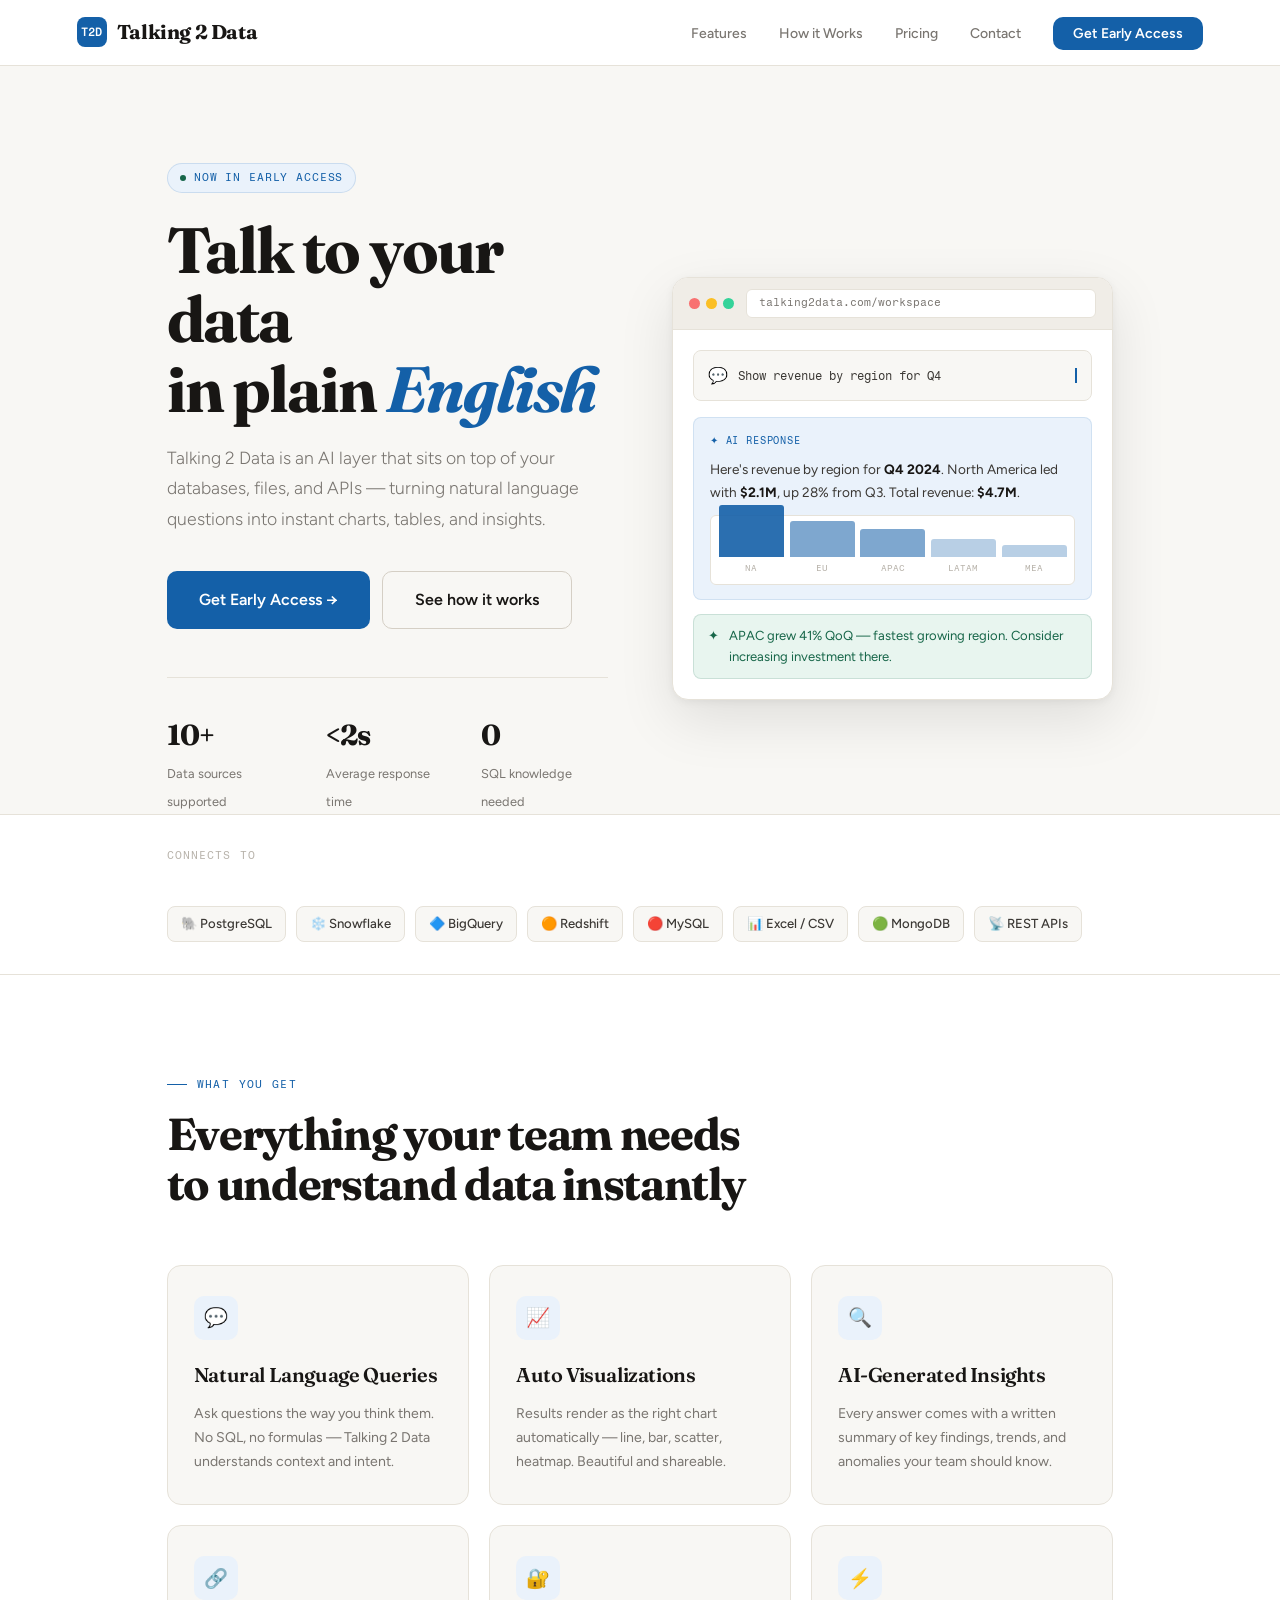
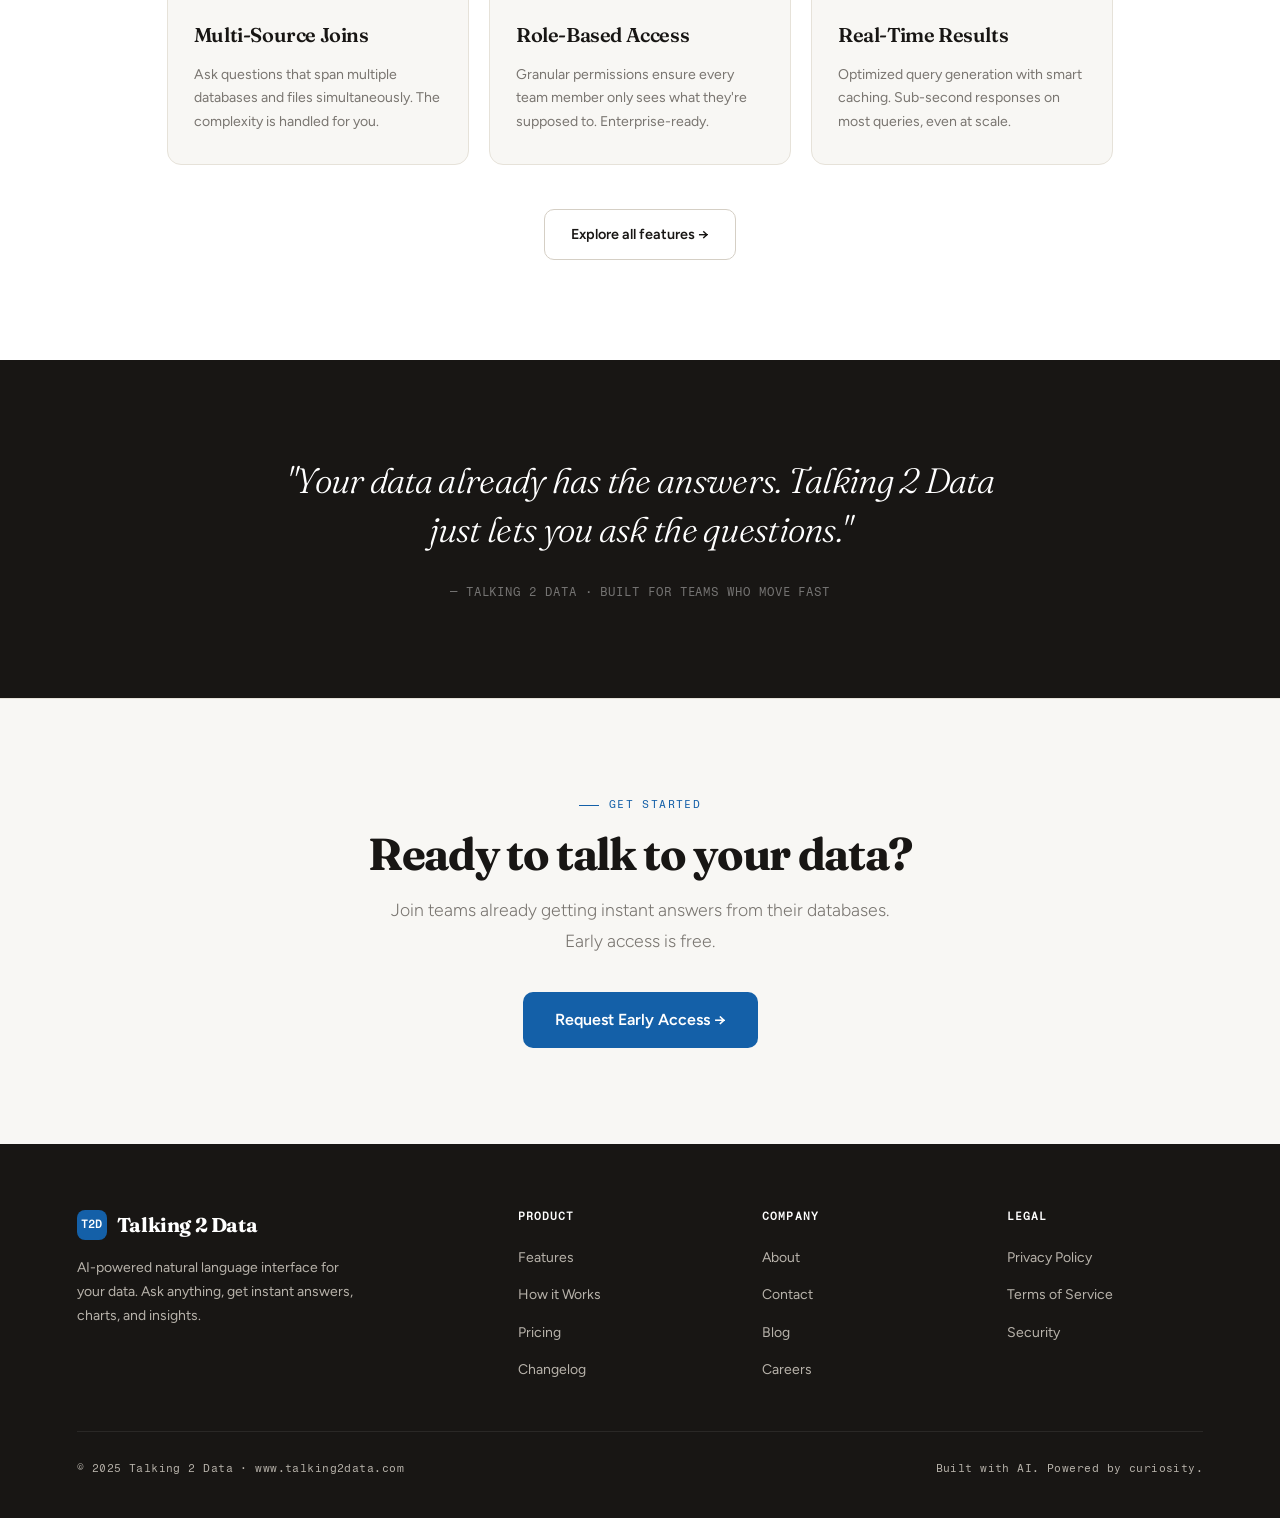
<file: index.html>
<!DOCTYPE html>
<html lang="en">
<head>
<meta charset="UTF-8"/>
<meta name="viewport" content="width=device-width, initial-scale=1.0"/>
<title>Talking 2 Data — Ask Your Data Anything</title>
<link rel="stylesheet" href="style.css"/>
<style>
/* ── HERO ── */
.hero {
  background: var(--off);
  border-bottom: 1px solid var(--border);
  padding: 96px 0 0;
  overflow: hidden;
}

.hero-inner {
  max-width: 1100px; margin: 0 auto; padding: 0 6%;
  display: grid; grid-template-columns: 1fr 1fr;
  gap: 64px; align-items: center;
}

.hero-badge {
  display: inline-flex; align-items: center; gap: 8px;
  background: var(--accent-l); color: var(--accent);
  font-family: 'Fragment Mono', monospace;
  font-size: 0.68rem; letter-spacing: 0.08em;
  padding: 5px 12px; border-radius: 100px;
  border: 1px solid rgba(20,96,168,0.15);
  margin-bottom: 22px;
}

.hero-badge-dot {
  width: 6px; height: 6px; border-radius: 50%;
  background: var(--green); flex-shrink: 0;
  animation: blink-dot 2s ease-in-out infinite;
}

@keyframes blink-dot { 0%,100%{opacity:1} 50%{opacity:0.35} }

.hero h1 { margin-bottom: 20px; }
.hero h1 em { font-style: italic; color: var(--accent); }

.hero .lead { margin-bottom: 36px; }

.hero-actions { display: flex; gap: 12px; flex-wrap: wrap; margin-bottom: 48px; }

.hero-stats {
  display: flex; gap: 32px; padding-top: 32px;
  border-top: 1px solid var(--border);
}

.stat-num {
  font-family: 'Fraunces', serif;
  font-size: 1.8rem; font-weight: 700;
  letter-spacing: -0.03em; color: var(--ink);
  display: block;
}

.stat-label {
  font-size: 0.8rem; color: var(--muted); font-weight: 400;
}

/* ── DEMO WINDOW ── */
.demo-window {
  background: var(--white);
  border: 1px solid var(--border);
  border-radius: 16px;
  box-shadow: var(--shadow-lg);
  overflow: hidden;
  margin-bottom: -1px;
}

.demo-titlebar {
  background: var(--off2);
  border-bottom: 1px solid var(--border);
  padding: 11px 16px;
  display: flex; align-items: center; gap: 12px;
}

.win-dots { display: flex; gap: 6px; }
.win-dot { width: 11px; height: 11px; border-radius: 50%; }

.demo-url {
  flex: 1; background: var(--white);
  border: 1px solid var(--border);
  border-radius: 6px; padding: 4px 12px;
  font-family: 'Fragment Mono', monospace;
  font-size: 0.68rem; color: var(--muted);
}

.demo-body { padding: 20px; }

.demo-prompt {
  display: flex; align-items: center; gap: 10px;
  background: var(--off); border: 1px solid var(--border);
  border-radius: 8px; padding: 11px 14px; margin-bottom: 16px;
}

.prompt-icon { font-size: 1rem; flex-shrink: 0; }

.prompt-text {
  font-family: 'Fragment Mono', monospace;
  font-size: 0.78rem; color: var(--ink2);
  flex: 1;
}

.cursor {
  display: inline-block; width: 2px; height: 0.9em;
  background: var(--accent); vertical-align: middle;
  animation: cur 1s step-end infinite;
}
@keyframes cur { 0%,100%{opacity:1} 50%{opacity:0} }

.demo-response {
  background: var(--accent-l);
  border: 1px solid rgba(20,96,168,0.12);
  border-radius: 8px; padding: 14px 16px;
  margin-bottom: 14px;
}

.demo-response-label {
  font-family: 'Fragment Mono', monospace;
  font-size: 0.65rem; letter-spacing: 0.08em;
  color: var(--accent); text-transform: uppercase; margin-bottom: 8px;
}

.demo-response-text { font-size: 0.85rem; color: var(--ink2); line-height: 1.65; }
.demo-response-text strong { color: var(--ink); }

/* mini bar chart */
.mini-chart {
  display: flex; align-items: flex-end; gap: 6px;
  height: 70px; margin-top: 12px; padding: 8px;
  background: var(--white); border-radius: 6px;
  border: 1px solid var(--border);
}

.mini-bar-group { display: flex; flex-direction: column; align-items: center; gap: 4px; flex: 1; }

.mini-bar {
  width: 100%; border-radius: 3px 3px 0 0;
  background: var(--accent);
  opacity: 0.15;
  animation: grow-bar 1s ease both;
  transform-origin: bottom;
}

.mini-bar.hi { opacity: 0.9; }
.mini-bar.md { opacity: 0.55; }
.mini-bar.lo { opacity: 0.3; }

@keyframes grow-bar { from{transform:scaleY(0)} to{transform:scaleY(1)} }

.mini-bar-lbl { font-size: 0.55rem; color: var(--faint); font-family: 'Fragment Mono',monospace; }

.demo-insight {
  display: flex; align-items: flex-start; gap: 10px;
  background: var(--green-l); border: 1px solid rgba(23,102,73,0.15);
  border-radius: 8px; padding: 11px 14px;
  font-size: 0.82rem; color: var(--green); line-height: 1.55;
}

/* ── SOURCES ── */
.sources {
  background: var(--white);
  border-bottom: 1px solid var(--border);
  padding: 32px 0;
}

.sources-inner {
  max-width: 1100px; margin: 0 auto; padding: 0 6%;
  display: flex; align-items: center; gap: 40px; flex-wrap: wrap;
}

.sources-label {
  font-family: 'Fragment Mono', monospace;
  font-size: 0.68rem; letter-spacing: 0.1em;
  text-transform: uppercase; color: var(--faint);
  white-space: nowrap;
}

.sources-chips { display: flex; gap: 10px; flex-wrap: wrap; }

.chip {
  display: flex; align-items: center; gap: 7px;
  background: var(--off); border: 1px solid var(--border);
  border-radius: 8px; padding: 6px 13px;
  font-size: 0.82rem; color: var(--ink2); font-weight: 500;
  transition: all 0.18s;
}

.chip:hover { border-color: var(--accent); color: var(--accent); background: var(--accent-l); }

/* ── FEATURES PREVIEW ── */
.features-preview { background: var(--white); }

.fp-grid {
  display: grid; grid-template-columns: repeat(3, 1fr);
  gap: 20px; margin-top: 56px;
}

.fp-card {
  background: var(--off); border: 1px solid var(--border);
  border-radius: 14px; padding: 30px 26px;
  transition: all 0.22s;
}

.fp-card:hover {
  background: var(--white); border-color: var(--border2);
  box-shadow: var(--shadow-lg); transform: translateY(-2px);
}

.fp-icon {
  width: 44px; height: 44px; border-radius: 10px;
  background: var(--accent-l); color: var(--accent);
  display: flex; align-items: center; justify-content: center;
  font-size: 1.2rem; margin-bottom: 18px;
}

.fp-card p { font-size: 0.88rem; color: var(--muted); line-height: 1.7; }

/* ── QUOTE ── */
.quote-section {
  background: var(--ink); color: var(--white); padding: 96px 0;
}

.quote-section blockquote {
  font-family: 'Fraunces', serif;
  font-size: clamp(1.5rem, 3vw, 2.2rem);
  font-style: italic; font-weight: 300;
  line-height: 1.4; letter-spacing: -0.02em;
  max-width: 740px; margin: 0 auto;
  text-align: center; color: #fff;
}

.quote-section cite {
  display: block; margin-top: 28px;
  font-family: 'Fragment Mono', monospace;
  font-size: 0.72rem; font-style: normal;
  letter-spacing: 0.08em; color: rgba(255,255,255,0.4);
  text-align: center; text-transform: uppercase;
}

/* ── CTA ── */
.cta-section {
  background: var(--off); border-top: 1px solid var(--border);
  text-align: center; padding: 96px 0;
}

.cta-section h2 { margin-bottom: 16px; }
.cta-section .lead { margin: 0 auto 36px; text-align: center; }

@media (max-width: 900px) {
  .hero-inner { grid-template-columns: 1fr; }
  .fp-grid { grid-template-columns: 1fr 1fr; }
}

@media (max-width: 600px) {
  .fp-grid { grid-template-columns: 1fr; }
  .hero-stats { gap: 20px; flex-wrap: wrap; }
}
</style>
</head>
<body>

<div id="nav-placeholder"></div>

<!-- HERO -->
<section class="hero">
  <div class="hero-inner">
    <div>
      <div class="hero-badge">
        <span class="hero-badge-dot"></span>
        NOW IN EARLY ACCESS
      </div>
      <h1>Talk to your data<br>in plain <em>English</em></h1>
      <p class="lead">
        Talking 2 Data is an AI layer that sits on top of your databases, files, and APIs — turning natural language questions into instant charts, tables, and insights.
      </p>
      <div class="hero-actions">
        <a href="contact.html" class="btn btn-primary btn-lg">Get Early Access →</a>
        <a href="how-it-works.html" class="btn btn-outline btn-lg">See how it works</a>
      </div>
      <div class="hero-stats">
        <div>
          <span class="stat-num">10+</span>
          <span class="stat-label">Data sources supported</span>
        </div>
        <div>
          <span class="stat-num">&lt;2s</span>
          <span class="stat-label">Average response time</span>
        </div>
        <div>
          <span class="stat-num">0</span>
          <span class="stat-label">SQL knowledge needed</span>
        </div>
      </div>
    </div>

    <!-- Demo Window -->
    <div class="demo-window">
      <div class="demo-titlebar">
        <div class="win-dots">
          <div class="win-dot" style="background:#f87171"></div>
          <div class="win-dot" style="background:#fbbf24"></div>
          <div class="win-dot" style="background:#34d399"></div>
        </div>
        <div class="demo-url">talking2data.com/workspace</div>
      </div>
      <div class="demo-body">
        <div class="demo-prompt">
          <span class="prompt-icon">💬</span>
          <span class="prompt-text" id="typed-hero"></span>
          <span class="cursor"></span>
        </div>
        <div class="demo-response">
          <div class="demo-response-label">✦ AI Response</div>
          <div class="demo-response-text">
            Here's revenue by region for <strong>Q4 2024</strong>. North America led with <strong>$2.1M</strong>, up 28% from Q3. Total revenue: <strong>$4.7M</strong>.
          </div>
          <div class="mini-chart">
            <div class="mini-bar-group">
              <div class="mini-bar hi" style="height:52px;animation-delay:.1s"></div>
              <div class="mini-bar-lbl">NA</div>
            </div>
            <div class="mini-bar-group">
              <div class="mini-bar md" style="height:36px;animation-delay:.2s"></div>
              <div class="mini-bar-lbl">EU</div>
            </div>
            <div class="mini-bar-group">
              <div class="mini-bar md" style="height:28px;animation-delay:.3s"></div>
              <div class="mini-bar-lbl">APAC</div>
            </div>
            <div class="mini-bar-group">
              <div class="mini-bar lo" style="height:18px;animation-delay:.4s"></div>
              <div class="mini-bar-lbl">LATAM</div>
            </div>
            <div class="mini-bar-group">
              <div class="mini-bar lo" style="height:12px;animation-delay:.5s"></div>
              <div class="mini-bar-lbl">MEA</div>
            </div>
          </div>
        </div>
        <div class="demo-insight">
          <span>✦</span>
          <span>APAC grew 41% QoQ — fastest growing region. Consider increasing investment there.</span>
        </div>
      </div>
    </div>
  </div>
</section>

<!-- DATA SOURCES -->
<div class="sources">
  <div class="sources-inner">
    <span class="sources-label">Connects to</span>
    <div class="sources-chips">
      <div class="chip">🐘 PostgreSQL</div>
      <div class="chip">❄️ Snowflake</div>
      <div class="chip">🔷 BigQuery</div>
      <div class="chip">🟠 Redshift</div>
      <div class="chip">🔴 MySQL</div>
      <div class="chip">📊 Excel / CSV</div>
      <div class="chip">🟢 MongoDB</div>
      <div class="chip">📡 REST APIs</div>
    </div>
  </div>
</div>

<!-- FEATURES PREVIEW -->
<section class="features-preview">
  <div class="container">
    <div class="eyebrow">What you get</div>
    <h2>Everything your team needs<br>to understand data instantly</h2>
    <div class="fp-grid">
      <div class="fp-card reveal">
        <div class="fp-icon">💬</div>
        <h3>Natural Language Queries</h3>
        <p>Ask questions the way you think them. No SQL, no formulas — Talking 2 Data understands context and intent.</p>
      </div>
      <div class="fp-card reveal" style="transition-delay:.08s">
        <div class="fp-icon">📈</div>
        <h3>Auto Visualizations</h3>
        <p>Results render as the right chart automatically — line, bar, scatter, heatmap. Beautiful and shareable.</p>
      </div>
      <div class="fp-card reveal" style="transition-delay:.16s">
        <div class="fp-icon">🔍</div>
        <h3>AI-Generated Insights</h3>
        <p>Every answer comes with a written summary of key findings, trends, and anomalies your team should know.</p>
      </div>
      <div class="fp-card reveal" style="transition-delay:.24s">
        <div class="fp-icon">🔗</div>
        <h3>Multi-Source Joins</h3>
        <p>Ask questions that span multiple databases and files simultaneously. The complexity is handled for you.</p>
      </div>
      <div class="fp-card reveal" style="transition-delay:.32s">
        <div class="fp-icon">🔐</div>
        <h3>Role-Based Access</h3>
        <p>Granular permissions ensure every team member only sees what they're supposed to. Enterprise-ready.</p>
      </div>
      <div class="fp-card reveal" style="transition-delay:.40s">
        <div class="fp-icon">⚡</div>
        <h3>Real-Time Results</h3>
        <p>Optimized query generation with smart caching. Sub-second responses on most queries, even at scale.</p>
      </div>
    </div>
    <div style="margin-top:44px;text-align:center;">
      <a href="features.html" class="btn btn-outline">Explore all features →</a>
    </div>
  </div>
</section>

<!-- PULL QUOTE -->
<section class="quote-section">
  <div class="container">
    <blockquote>
      "Your data already has the answers. Talking 2 Data just lets you ask the questions."
    </blockquote>
    <cite>— Talking 2 Data · Built for teams who move fast</cite>
  </div>
</section>

<!-- CTA -->
<section class="cta-section">
  <div class="container">
    <div class="eyebrow" style="justify-content:center">Get started</div>
    <h2>Ready to talk to your data?</h2>
    <p class="lead">Join teams already getting instant answers from their databases. Early access is free.</p>
    <a href="contact.html" class="btn btn-primary btn-lg">Request Early Access →</a>
  </div>
</section>

<div id="footer-placeholder"></div>
<script src="shared.js"></script>
<script>
const phrases = [
  "Show revenue by region for Q4 2024",
  "Which customers churned last month?",
  "Top 10 products by margin — chart it",
  "How many signups did we get this week?",
  "Compare Q3 vs Q4 sales performance",
];
let pi=0, ci=0, deleting=false;
const el = document.getElementById('typed-hero');
function type() {
  const p = phrases[pi];
  if (!deleting) { el.textContent = p.slice(0,++ci); if(ci===p.length){deleting=true;setTimeout(type,2400);return;} }
  else { el.textContent = p.slice(0,--ci); if(ci===0){deleting=false;pi=(pi+1)%phrases.length;} }
  setTimeout(type, deleting ? 25 : 60);
}
type();
</script>
</body>
</html>
</file>
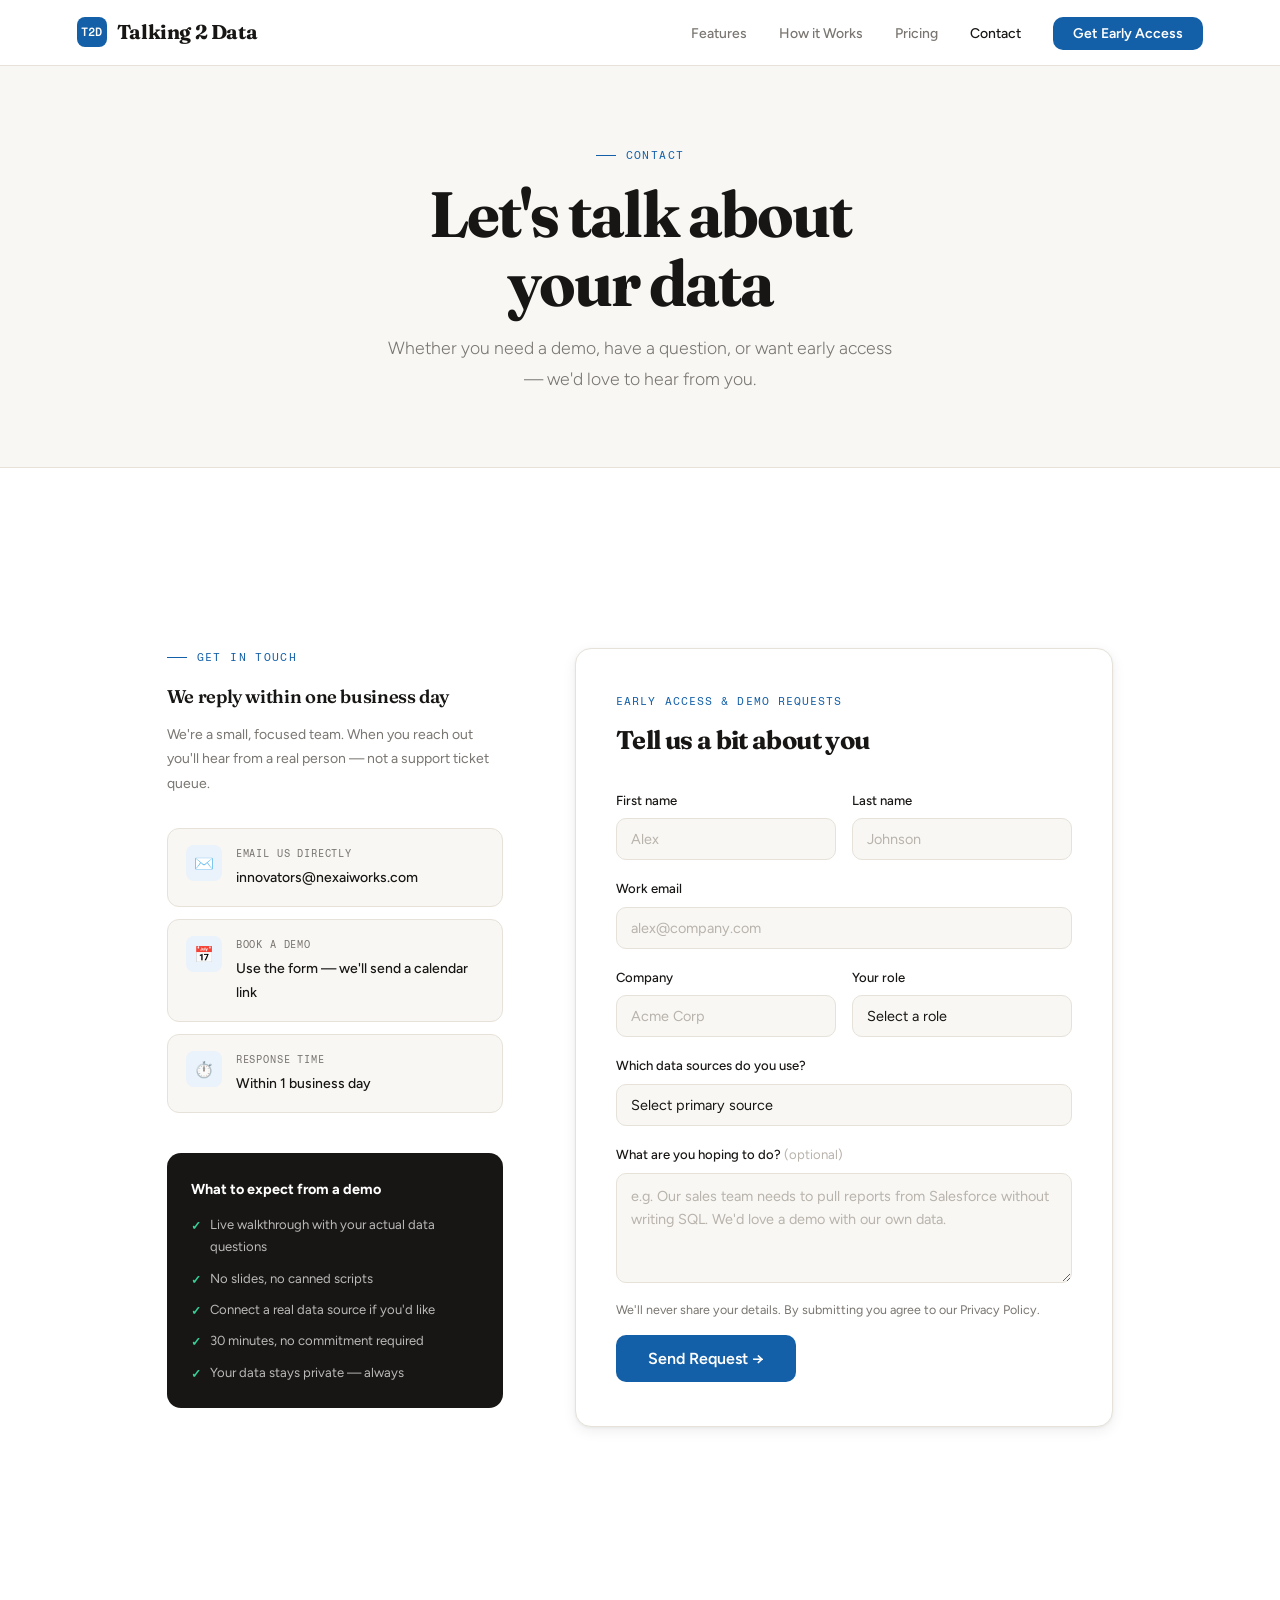
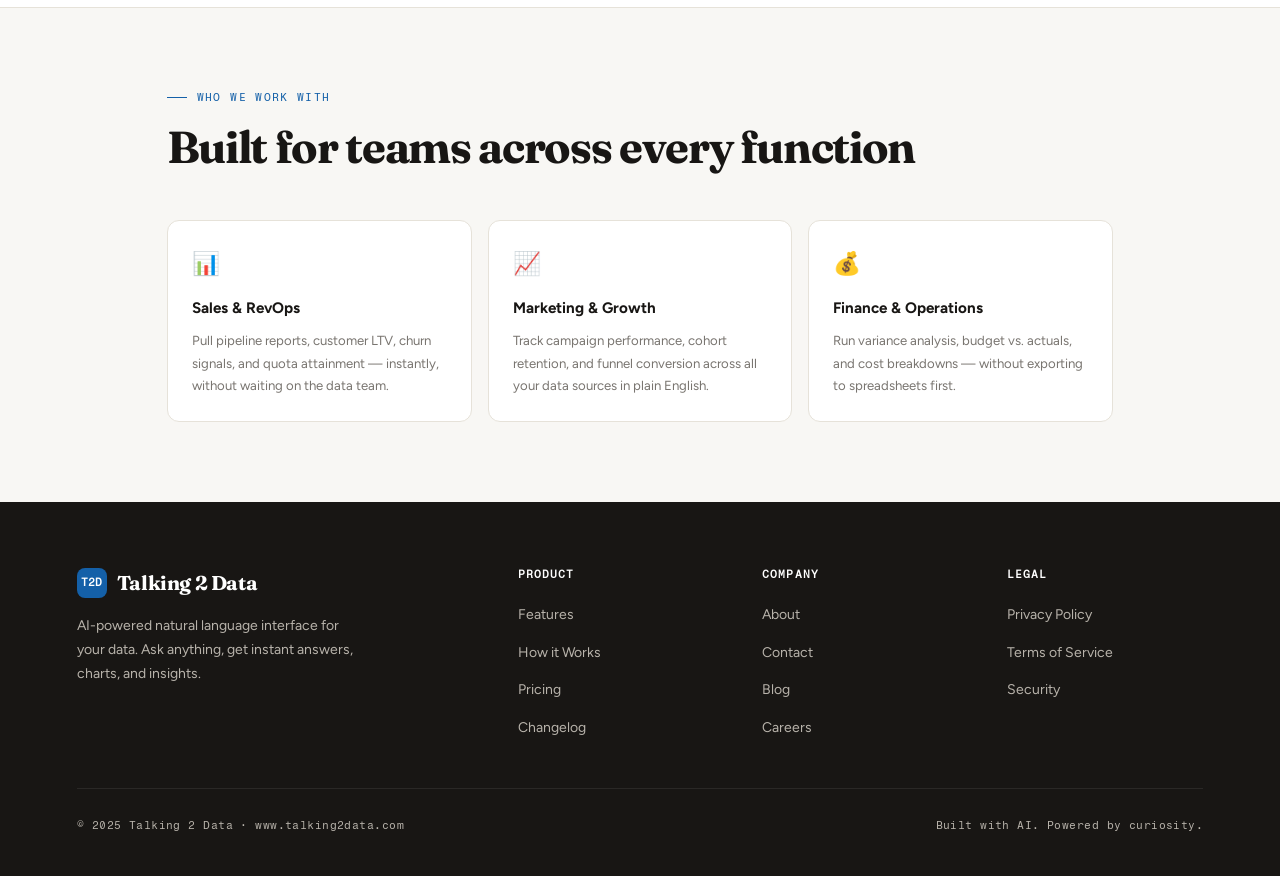
<file: contact.html>
<!DOCTYPE html>
<html lang="en">
<head>
<meta charset="UTF-8"/>
<meta name="viewport" content="width=device-width, initial-scale=1.0"/>
<title>Contact — Talking 2 Data</title>
<link rel="stylesheet" href="style.css"/>
<style>
.page-hero {
  background: var(--off);
  border-bottom: 1px solid var(--border);
  padding: 80px 0 72px;
  text-align: center;
}
.page-hero .lead { margin: 16px auto 0; text-align: center; }

/* Contact layout */
.contact-grid {
  display: grid; grid-template-columns: 1fr 1.6fr;
  gap: 72px; align-items: start;
  padding: 80px 0;
}

/* Left sidebar */
.contact-aside h3 {
  font-size: 1.15rem; margin-bottom: 10px;
}
.contact-aside p {
  font-size: 0.875rem; color: var(--muted); line-height: 1.75; margin-bottom: 32px;
}

.contact-methods { display: flex; flex-direction: column; gap: 12px; margin-bottom: 40px; }
.contact-method {
  display: flex; align-items: flex-start; gap: 14px;
  background: var(--off); border: 1px solid var(--border);
  border-radius: 12px; padding: 16px 18px;
}
.contact-method-icon {
  width: 36px; height: 36px; border-radius: 8px;
  background: var(--accent-l); color: var(--accent);
  display: flex; align-items: center; justify-content: center;
  font-size: 1rem; flex-shrink: 0;
}
.contact-method-label {
  font-family: 'Fragment Mono', monospace; font-size: 0.65rem;
  letter-spacing: 0.08em; text-transform: uppercase;
  color: var(--muted); margin-bottom: 3px;
}
.contact-method-val {
  font-size: 0.875rem; font-weight: 500; color: var(--ink);
}
.contact-method-val a { color: var(--ink); text-decoration: none; }
.contact-method-val a:hover { color: var(--accent); }

.trust-block {
  background: var(--ink); border-radius: 14px; padding: 24px;
  color: rgba(255,255,255,0.7); font-size: 0.82rem; line-height: 1.7;
}
.trust-block strong { color: #fff; display: block; margin-bottom: 12px; font-size: 0.9rem; }
.trust-item {
  display: flex; align-items: flex-start; gap: 9px;
  margin-bottom: 9px;
}
.trust-item:last-child { margin-bottom: 0; }
.trust-item::before {
  content: '✓'; color: #34d399; font-weight: 700;
  font-size: 0.75rem; margin-top: 2px; flex-shrink: 0;
}

/* Form */
.contact-form-wrap {
  background: var(--white); border: 1px solid var(--border);
  border-radius: 16px; padding: 44px 40px;
  box-shadow: var(--shadow);
}

.form-eyebrow {
  font-family: 'Fragment Mono', monospace; font-size: 0.68rem;
  letter-spacing: 0.1em; text-transform: uppercase;
  color: var(--accent); margin-bottom: 6px;
}
.form-title {
  font-family: 'Fraunces', serif; font-size: 1.6rem;
  font-weight: 700; letter-spacing: -0.025em;
  color: var(--ink); margin-bottom: 28px;
}

.form-row { display: grid; grid-template-columns: 1fr 1fr; gap: 16px; }

.field { display: flex; flex-direction: column; gap: 6px; margin-bottom: 18px; }
.field label {
  font-size: 0.82rem; font-weight: 500; color: var(--ink);
}
.field input, .field select, .field textarea {
  background: var(--off); border: 1px solid var(--border);
  border-radius: var(--radius); padding: 11px 14px;
  font-family: 'Figtree', sans-serif; font-size: 0.9rem;
  color: var(--ink); outline: none; transition: all 0.18s;
  width: 100%;
}
.field input::placeholder, .field textarea::placeholder { color: var(--faint); }
.field input:focus, .field select:focus, .field textarea:focus {
  border-color: var(--accent); background: var(--white);
  box-shadow: 0 0 0 3px rgba(20,96,168,0.08);
}
.field select { appearance: none; cursor: pointer; }
.field textarea { resize: vertical; min-height: 110px; line-height: 1.6; }

.form-footer {
  display: flex; align-items: center; justify-content: space-between;
  gap: 16px; margin-top: 8px; flex-wrap: wrap;
}
.form-note { font-size: 0.78rem; color: var(--muted); line-height: 1.5; }

/* Success state */
.form-success {
  display: none; text-align: center; padding: 48px 24px;
}
.form-success-icon {
  width: 56px; height: 56px; border-radius: 50%;
  background: var(--green-l); color: var(--green);
  display: flex; align-items: center; justify-content: center;
  font-size: 1.6rem; margin: 0 auto 20px;
}
.form-success h3 { font-size: 1.3rem; margin-bottom: 10px; }
.form-success p { font-size: 0.9rem; color: var(--muted); line-height: 1.7; }

/* Use cases strip */
.use-cases { background: var(--off); border-top: 1px solid var(--border); padding: 80px 0; }
.use-cases-grid { display: grid; grid-template-columns: repeat(3,1fr); gap: 16px; margin-top: 48px; }
.use-case-card {
  background: var(--white); border: 1px solid var(--border);
  border-radius: 12px; padding: 24px;
}
.use-case-card .uc-icon { font-size: 1.4rem; margin-bottom: 12px; display: block; }
.use-case-card h4 { font-size: 0.95rem; margin-bottom: 8px; }
.use-case-card p { font-size: 0.825rem; color: var(--muted); line-height: 1.7; }

@media (max-width: 900px) {
  .contact-grid { grid-template-columns: 1fr; gap: 40px; }
  .form-row { grid-template-columns: 1fr; }
  .contact-form-wrap { padding: 30px 24px; }
  .use-cases-grid { grid-template-columns: 1fr; }
}
</style>
</head>
<body>
<div id="nav-placeholder"></div>

<!-- PAGE HERO -->
<div class="page-hero">
  <div class="container">
    <div class="eyebrow" style="justify-content:center">Contact</div>
    <h1>Let's talk about<br>your data</h1>
    <p class="lead">Whether you need a demo, have a question, or want early access — we'd love to hear from you.</p>
  </div>
</div>

<!-- CONTACT BODY -->
<section>
  <div class="container">
    <div class="contact-grid">

      <!-- Aside -->
      <div class="contact-aside reveal">
        <div class="eyebrow">Get in touch</div>
        <h3>We reply within one business day</h3>
        <p>We're a small, focused team. When you reach out you'll hear from a real person — not a support ticket queue.</p>

        <div class="contact-methods">
          <div class="contact-method">
            <div class="contact-method-icon">✉️</div>
            <div>
              <div class="contact-method-label">Email us directly</div>
              <div class="contact-method-val"><a href="mailto:innovators@nexaiworks.com">innovators@nexaiworks.com</a></div>
            </div>
          </div>
          <div class="contact-method">
            <div class="contact-method-icon">📅</div>
            <div>
              <div class="contact-method-label">Book a demo</div>
              <div class="contact-method-val">Use the form — we'll send a calendar link</div>
            </div>
          </div>
          <div class="contact-method">
            <div class="contact-method-icon">⏱️</div>
            <div>
              <div class="contact-method-label">Response time</div>
              <div class="contact-method-val">Within 1 business day</div>
            </div>
          </div>
        </div>

        <div class="trust-block">
          <strong>What to expect from a demo</strong>
          <div class="trust-item">Live walkthrough with your actual data questions</div>
          <div class="trust-item">No slides, no canned scripts</div>
          <div class="trust-item">Connect a real data source if you'd like</div>
          <div class="trust-item">30 minutes, no commitment required</div>
          <div class="trust-item">Your data stays private — always</div>
        </div>
      </div>

      <!-- Form -->
      <div class="contact-form-wrap reveal" style="transition-delay:.12s">
        <div id="form-body">
          <div class="form-eyebrow">Early Access &amp; Demo Requests</div>
          <div class="form-title">Tell us a bit about you</div>

          <div class="form-row">
            <div class="field">
              <label for="fname">First name</label>
              <input type="text" id="fname" placeholder="Alex" required/>
            </div>
            <div class="field">
              <label for="lname">Last name</label>
              <input type="text" id="lname" placeholder="Johnson" required/>
            </div>
          </div>

          <div class="field">
            <label for="email">Work email</label>
            <input type="email" id="email" placeholder="alex@company.com" required/>
          </div>

          <div class="form-row">
            <div class="field">
              <label for="company">Company</label>
              <input type="text" id="company" placeholder="Acme Corp"/>
            </div>
            <div class="field">
              <label for="role">Your role</label>
              <select id="role">
                <option value="" disabled selected>Select a role</option>
                <option>Founder / CEO</option>
                <option>Data Analyst</option>
                <option>Data Engineer</option>
                <option>Product Manager</option>
                <option>Engineering Lead</option>
                <option>Sales / RevOps</option>
                <option>Marketing</option>
                <option>Finance</option>
                <option>Other</option>
              </select>
            </div>
          </div>

          <div class="field">
            <label for="datasource">Which data sources do you use?</label>
            <select id="datasource">
              <option value="" disabled selected>Select primary source</option>
              <option>PostgreSQL</option>
              <option>MySQL / MariaDB</option>
              <option>Snowflake</option>
              <option>BigQuery</option>
              <option>Redshift</option>
              <option>MongoDB</option>
              <option>Excel / CSV files</option>
              <option>REST APIs</option>
              <option>Multiple / mixed</option>
              <option>Not sure yet</option>
            </select>
          </div>

          <div class="field">
            <label for="message">What are you hoping to do? <span style="color:var(--faint);font-weight:400">(optional)</span></label>
            <textarea id="message" placeholder="e.g. Our sales team needs to pull reports from Salesforce without writing SQL. We'd love a demo with our own data."></textarea>
          </div>

          <div class="form-footer">
            <p class="form-note">We'll never share your details. By submitting you agree to our Privacy Policy.</p>
            <button class="btn btn-primary btn-lg" onclick="submitForm()" id="submit-btn">
              Send Request →
            </button>
          </div>
        </div>

        <div class="form-success" id="form-success">
          <div class="form-success-icon">✓</div>
          <h3>Request received!</h3>
          <p>Thanks for reaching out. We'll be in touch at <strong id="confirm-email"></strong> within one business day to set up your demo.</p>
          <p style="margin-top:12px">In the meantime, feel free to explore our <a href="features.html" style="color:var(--accent)">Features</a> or <a href="how-it-works.html" style="color:var(--accent)">How It Works</a> pages.</p>
        </div>
      </div>

    </div>
  </div>
</section>

<!-- USE CASES -->
<div class="use-cases">
  <div class="container">
    <div class="eyebrow">Who we work with</div>
    <h2>Built for teams across every function</h2>
    <div class="use-cases-grid">
      <div class="use-case-card reveal">
        <span class="uc-icon">📊</span>
        <h4>Sales &amp; RevOps</h4>
        <p>Pull pipeline reports, customer LTV, churn signals, and quota attainment — instantly, without waiting on the data team.</p>
      </div>
      <div class="use-case-card reveal" style="transition-delay:.08s">
        <span class="uc-icon">📈</span>
        <h4>Marketing &amp; Growth</h4>
        <p>Track campaign performance, cohort retention, and funnel conversion across all your data sources in plain English.</p>
      </div>
      <div class="use-case-card reveal" style="transition-delay:.16s">
        <span class="uc-icon">💰</span>
        <h4>Finance &amp; Operations</h4>
        <p>Run variance analysis, budget vs. actuals, and cost breakdowns — without exporting to spreadsheets first.</p>
      </div>
    </div>
  </div>
</div>

<div id="footer-placeholder"></div>
<script src="shared.js"></script>
<script>
function submitForm() {
  const email = document.getElementById('email').value.trim();
  const fname = document.getElementById('fname').value.trim();
  if (!fname || !email) {
    alert('Please fill in your name and email before submitting.');
    return;
  }
  const btn = document.getElementById('submit-btn');
  btn.textContent = 'Sending…';
  btn.disabled = true;
  setTimeout(() => {
    document.getElementById('form-body').style.display = 'none';
    const success = document.getElementById('form-success');
    success.style.display = 'block';
    document.getElementById('confirm-email').textContent = email;
  }, 800);
}
</script>
</body>
</html>
</file>
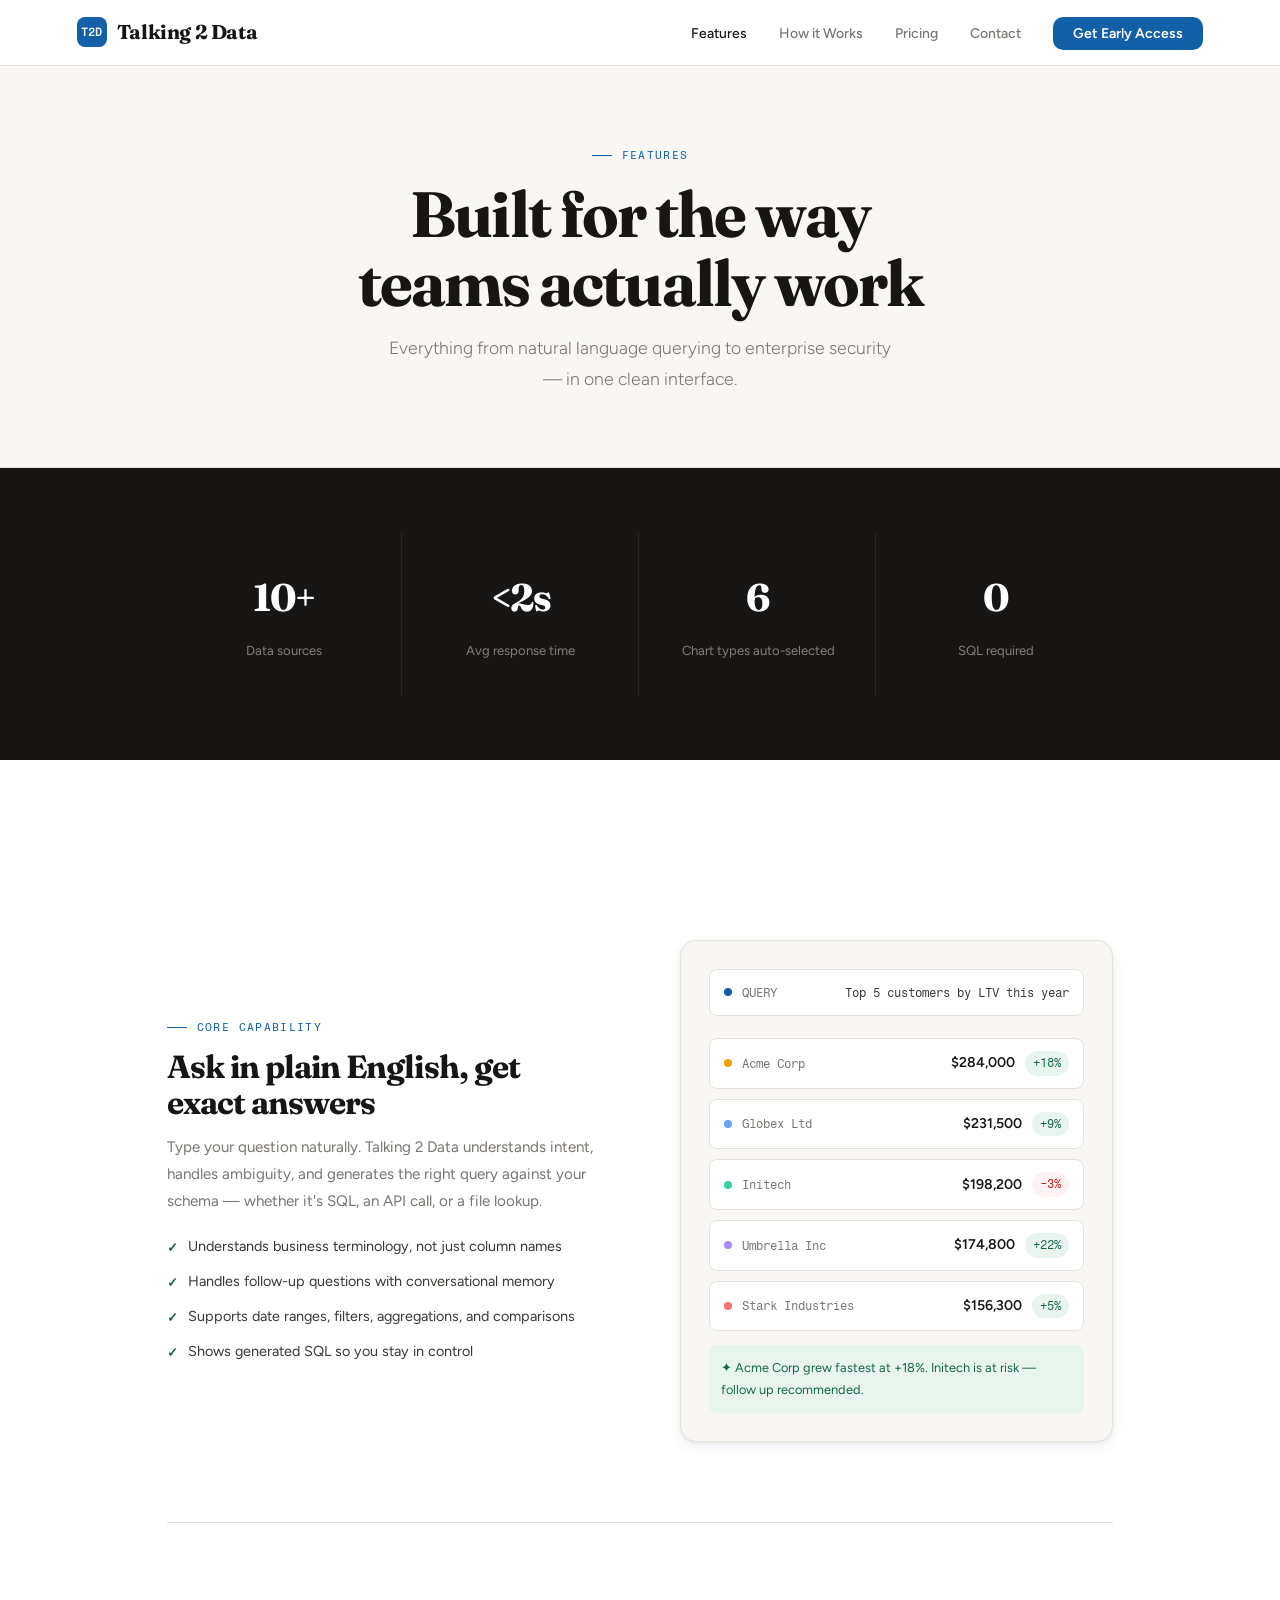
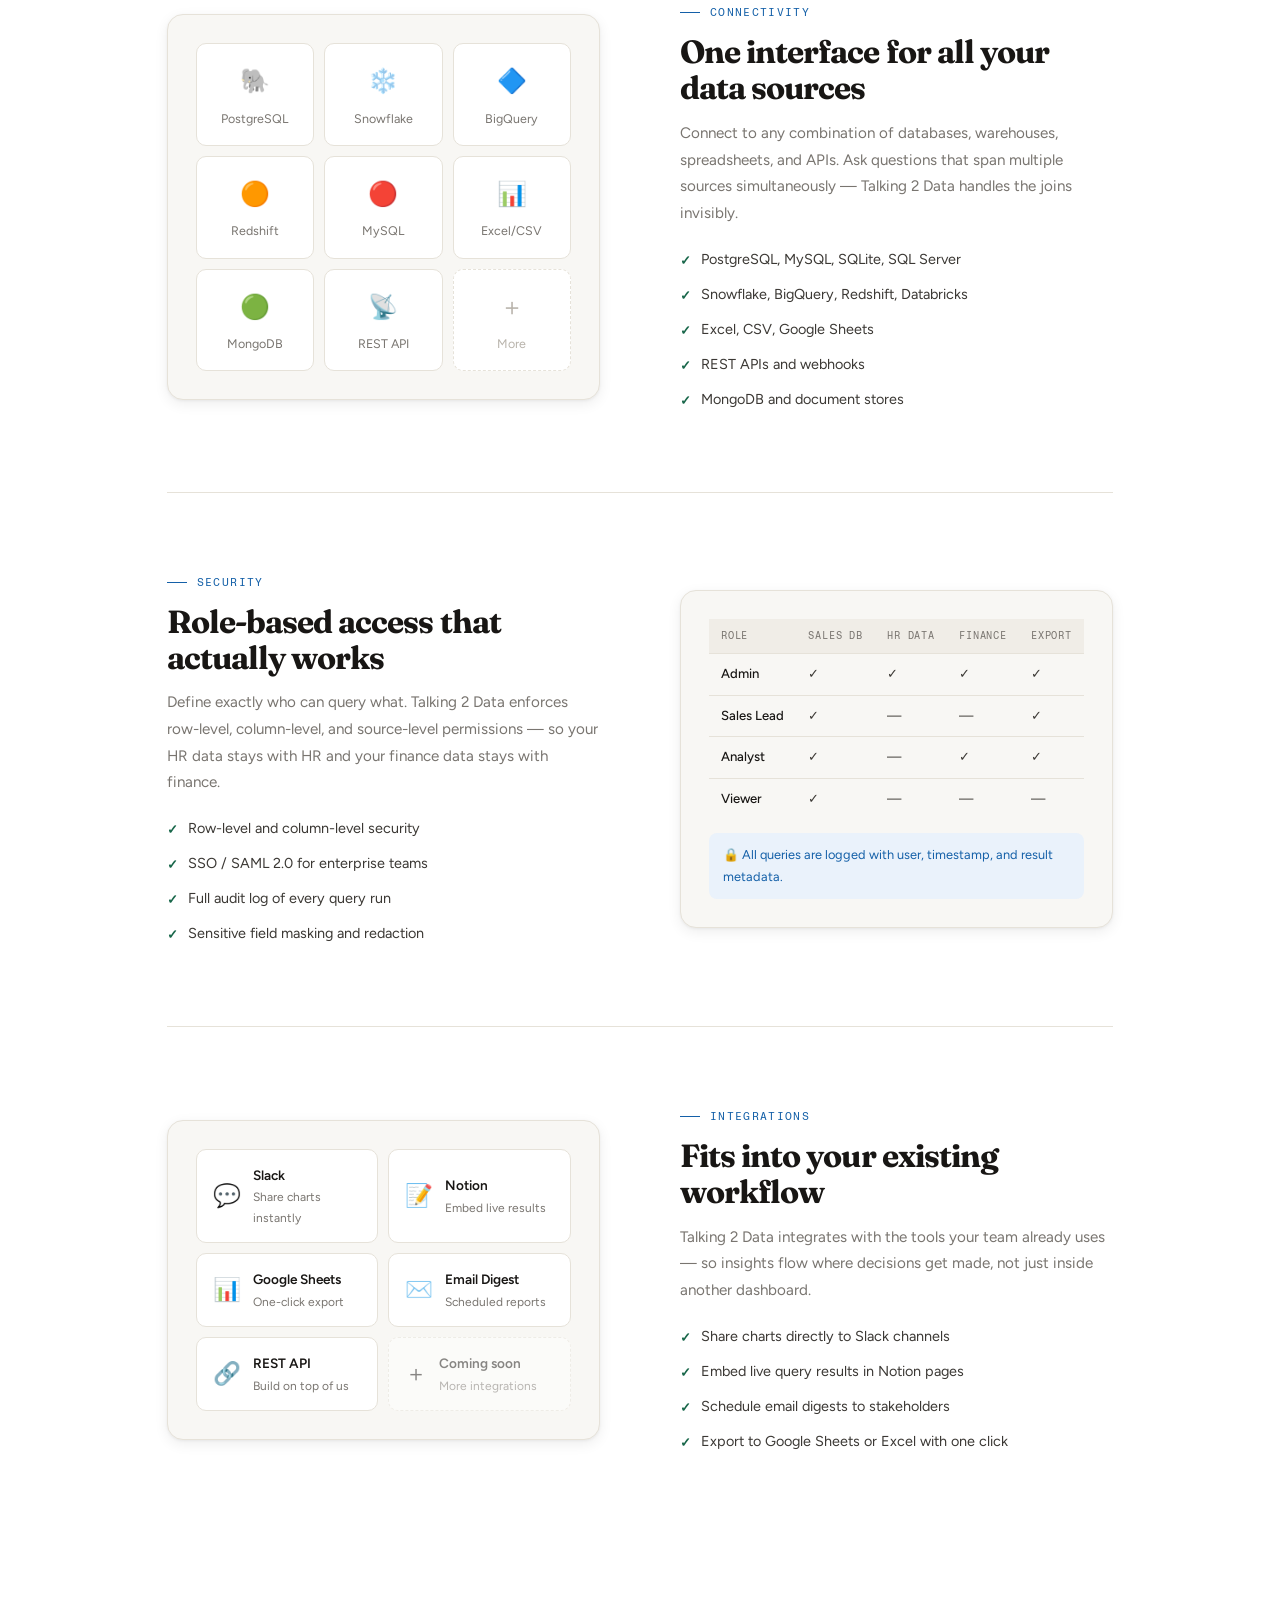
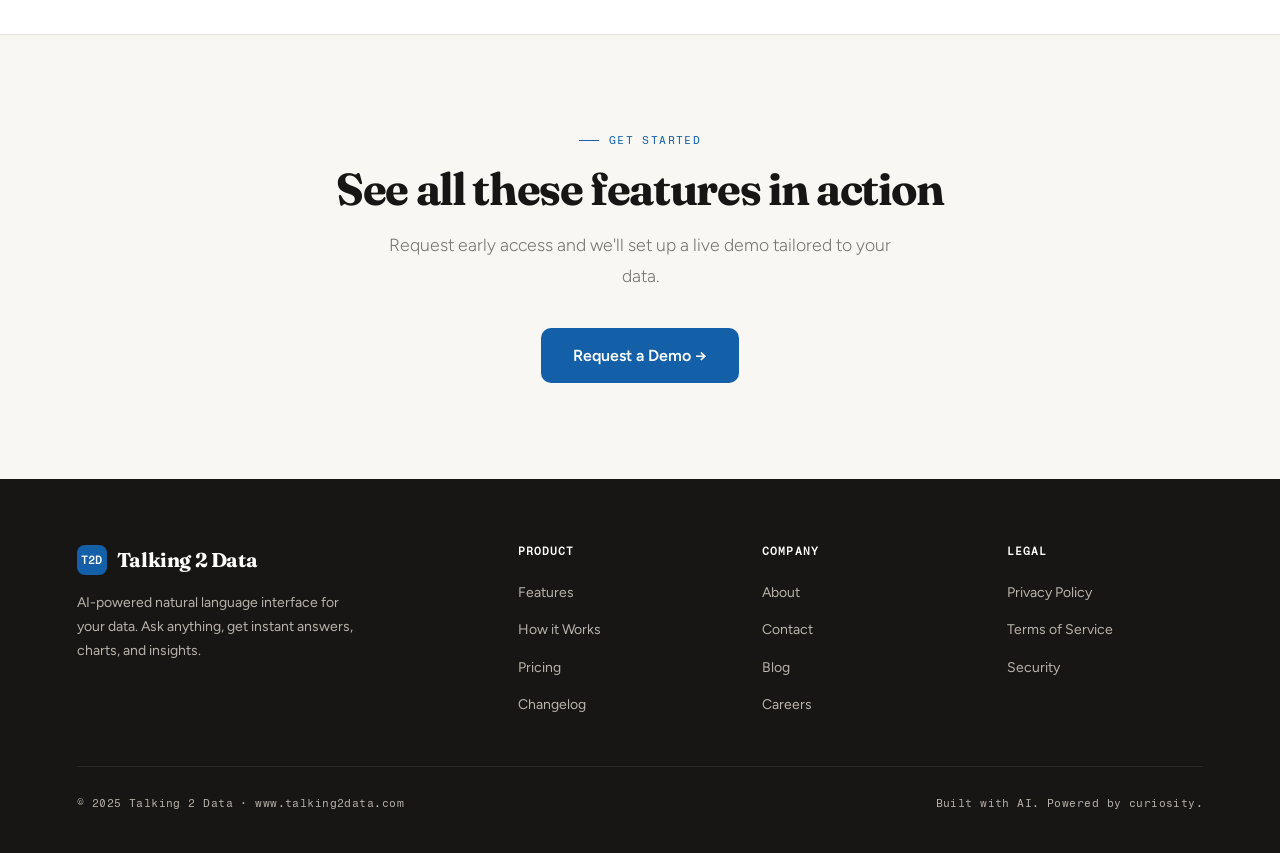
<file: features.html>
<!DOCTYPE html>
<html lang="en">
<head>
<meta charset="UTF-8"/>
<meta name="viewport" content="width=device-width, initial-scale=1.0"/>
<title>Features — Talking 2 Data</title>
<link rel="stylesheet" href="style.css"/>
<style>
.page-hero {
  background: var(--off);
  border-bottom: 1px solid var(--border);
  padding: 80px 0 72px;
  text-align: center;
}
.page-hero .lead { margin: 16px auto 0; text-align: center; }

/* Feature rows */
.feature-row {
  display: grid; grid-template-columns: 1fr 1fr;
  gap: 80px; align-items: center;
  padding: 80px 0; border-bottom: 1px solid var(--border);
}
.feature-row:last-child { border-bottom: none; }
.feature-row.flip { direction: rtl; }
.feature-row.flip > * { direction: ltr; }

.feature-text .eyebrow { margin-bottom: 12px; }
.feature-text h2 { font-size: clamp(1.6rem,2.5vw,2.2rem); margin-bottom: 14px; }
.feature-text p { color: var(--muted); font-size: 0.95rem; margin-bottom: 20px; line-height: 1.75; }

.feature-list { list-style: none; display: flex; flex-direction: column; gap: 10px; }
.feature-list li {
  display: flex; align-items: flex-start; gap: 10px;
  font-size: 0.9rem; color: var(--ink2);
}
.feature-list li::before {
  content: '✓'; color: var(--green); font-weight: 700;
  font-size: 0.8rem; margin-top: 3px; flex-shrink: 0;
}

/* Feature visual panels */
.feature-panel {
  background: var(--off); border: 1px solid var(--border);
  border-radius: 16px; padding: 28px;
  box-shadow: var(--shadow);
}

.panel-row {
  display: flex; align-items: center; gap: 10px;
  padding: 12px 14px; background: var(--white);
  border: 1px solid var(--border); border-radius: 8px;
  margin-bottom: 10px; font-size: 0.85rem;
}
.panel-row:last-child { margin-bottom: 0; }
.panel-dot { width: 8px; height: 8px; border-radius: 50%; flex-shrink: 0; }
.panel-label { color: var(--muted); font-size: 0.78rem; font-family:'Fragment Mono',monospace; flex:1; }
.panel-val { font-weight: 600; color: var(--ink); font-size: 0.88rem; }
.panel-change { font-size: 0.75rem; padding: 2px 8px; border-radius: 100px; font-family:'Fragment Mono',monospace; }
.up { background: var(--green-l); color: var(--green); }
.down { background: #fef2f2; color: #b91c1c; }

/* source grid */
.source-grid {
  display: grid; grid-template-columns: repeat(3,1fr); gap: 10px;
}
.source-tile {
  background: var(--white); border: 1px solid var(--border);
  border-radius: 10px; padding: 16px 12px;
  text-align: center; font-size: 0.78rem; color: var(--muted);
  transition: all 0.18s;
}
.source-tile:hover { border-color: var(--accent); color: var(--accent); }
.source-tile .si { font-size: 1.5rem; display: block; margin-bottom: 6px; }

/* permission table */
.perm-table { width: 100%; border-collapse: collapse; font-size: 0.82rem; }
.perm-table th {
  background: var(--off2); padding: 8px 12px;
  font-family: 'Fragment Mono',monospace; font-size: 0.65rem;
  letter-spacing: 0.08em; text-transform: uppercase;
  color: var(--muted); text-align: left; font-weight: 400;
}
.perm-table td { padding: 9px 12px; border-top: 1px solid var(--border); color: var(--ink2); }
.perm-table td:first-child { font-weight: 500; color: var(--ink); }
.check-y { color: var(--green); }
.check-n { color: var(--faint); }

/* integrations */
.int-grid { display: grid; grid-template-columns: repeat(2,1fr); gap: 10px; }
.int-card {
  background: var(--white); border: 1px solid var(--border);
  border-radius: 10px; padding: 14px 16px;
  display: flex; align-items: center; gap: 12px; font-size: 0.85rem;
}
.int-icon { font-size: 1.4rem; flex-shrink: 0; }
.int-name { font-weight: 600; color: var(--ink); font-size: 0.85rem; }
.int-desc { font-size: 0.75rem; color: var(--muted); }

/* capability strip */
.caps {
  background: var(--ink); padding: 64px 0;
}
.caps-inner {
  max-width: 1100px; margin: 0 auto; padding: 0 6%;
  display: grid; grid-template-columns: repeat(4,1fr); gap: 2px;
}
.cap-item {
  padding: 32px 24px; border-right: 1px solid rgba(255,255,255,0.07);
  text-align: center;
}
.cap-item:last-child { border-right: none; }
.cap-num {
  font-family: 'Fraunces', serif; font-size: 2.4rem; font-weight: 700;
  letter-spacing: -0.04em; color: #fff; display: block; margin-bottom: 6px;
}
.cap-label { font-size: 0.82rem; color: rgba(255,255,255,0.45); }

@media(max-width:860px) {
  .feature-row, .feature-row.flip { grid-template-columns:1fr; direction:ltr; gap:36px; }
  .caps-inner { grid-template-columns: repeat(2,1fr); }
  .source-grid { grid-template-columns: repeat(2,1fr); }
}
</style>
</head>
<body>
<div id="nav-placeholder"></div>

<!-- PAGE HERO -->
<div class="page-hero">
  <div class="container">
    <div class="eyebrow" style="justify-content:center">Features</div>
    <h1>Built for the way<br>teams actually work</h1>
    <p class="lead">Everything from natural language querying to enterprise security — in one clean interface.</p>
  </div>
</div>

<!-- CAPABILITY NUMBERS -->
<div class="caps">
  <div class="caps-inner">
    <div class="cap-item reveal">
      <span class="cap-num">10+</span>
      <span class="cap-label">Data sources</span>
    </div>
    <div class="cap-item reveal" style="transition-delay:.1s">
      <span class="cap-num">&lt;2s</span>
      <span class="cap-label">Avg response time</span>
    </div>
    <div class="cap-item reveal" style="transition-delay:.2s">
      <span class="cap-num">6</span>
      <span class="cap-label">Chart types auto-selected</span>
    </div>
    <div class="cap-item reveal" style="transition-delay:.3s">
      <span class="cap-num">0</span>
      <span class="cap-label">SQL required</span>
    </div>
  </div>
</div>

<!-- FEATURE ROWS -->
<section>
  <div class="container">

    <!-- NL Queries -->
    <div class="feature-row reveal">
      <div class="feature-text">
        <div class="eyebrow">Core capability</div>
        <h2>Ask in plain English, get exact answers</h2>
        <p>Type your question naturally. Talking 2 Data understands intent, handles ambiguity, and generates the right query against your schema — whether it's SQL, an API call, or a file lookup.</p>
        <ul class="feature-list">
          <li>Understands business terminology, not just column names</li>
          <li>Handles follow-up questions with conversational memory</li>
          <li>Supports date ranges, filters, aggregations, and comparisons</li>
          <li>Shows generated SQL so you stay in control</li>
        </ul>
      </div>
      <div class="feature-panel">
        <div class="panel-row">
          <span class="panel-dot" style="background:var(--accent)"></span>
          <span class="panel-label">QUERY</span>
          <span style="font-family:'Fragment Mono',monospace;font-size:0.78rem;color:var(--ink2)">Top 5 customers by LTV this year</span>
        </div>
        <div style="height:12px"></div>
        <div class="panel-row"><div class="panel-dot" style="background:#f59e0b"></div><div class="panel-label">Acme Corp</div><div class="panel-val">$284,000</div><span class="panel-change up">+18%</span></div>
        <div class="panel-row"><div class="panel-dot" style="background:#60a5fa"></div><div class="panel-label">Globex Ltd</div><div class="panel-val">$231,500</div><span class="panel-change up">+9%</span></div>
        <div class="panel-row"><div class="panel-dot" style="background:#34d399"></div><div class="panel-label">Initech</div><div class="panel-val">$198,200</div><span class="panel-change down">-3%</span></div>
        <div class="panel-row"><div class="panel-dot" style="background:#a78bfa"></div><div class="panel-label">Umbrella Inc</div><div class="panel-val">$174,800</div><span class="panel-change up">+22%</span></div>
        <div class="panel-row"><div class="panel-dot" style="background:#f87171"></div><div class="panel-label">Stark Industries</div><div class="panel-val">$156,300</div><span class="panel-change up">+5%</span></div>
        <div style="margin-top:14px;padding:12px;background:var(--green-l);border-radius:8px;font-size:0.8rem;color:var(--green)">✦ Acme Corp grew fastest at +18%. Initech is at risk — follow up recommended.</div>
      </div>
    </div>

    <!-- Multi-source -->
    <div class="feature-row flip reveal">
      <div class="feature-text">
        <div class="eyebrow">Connectivity</div>
        <h2>One interface for all your data sources</h2>
        <p>Connect to any combination of databases, warehouses, spreadsheets, and APIs. Ask questions that span multiple sources simultaneously — Talking 2 Data handles the joins invisibly.</p>
        <ul class="feature-list">
          <li>PostgreSQL, MySQL, SQLite, SQL Server</li>
          <li>Snowflake, BigQuery, Redshift, Databricks</li>
          <li>Excel, CSV, Google Sheets</li>
          <li>REST APIs and webhooks</li>
          <li>MongoDB and document stores</li>
        </ul>
      </div>
      <div class="feature-panel">
        <div class="source-grid">
          <div class="source-tile"><span class="si">🐘</span>PostgreSQL</div>
          <div class="source-tile"><span class="si">❄️</span>Snowflake</div>
          <div class="source-tile"><span class="si">🔷</span>BigQuery</div>
          <div class="source-tile"><span class="si">🟠</span>Redshift</div>
          <div class="source-tile"><span class="si">🔴</span>MySQL</div>
          <div class="source-tile"><span class="si">📊</span>Excel/CSV</div>
          <div class="source-tile"><span class="si">🟢</span>MongoDB</div>
          <div class="source-tile"><span class="si">📡</span>REST API</div>
          <div class="source-tile" style="border-style:dashed;color:var(--faint)"><span class="si">＋</span>More</div>
        </div>
      </div>
    </div>

    <!-- Access Control -->
    <div class="feature-row reveal">
      <div class="feature-text">
        <div class="eyebrow">Security</div>
        <h2>Role-based access that actually works</h2>
        <p>Define exactly who can query what. Talking 2 Data enforces row-level, column-level, and source-level permissions — so your HR data stays with HR and your finance data stays with finance.</p>
        <ul class="feature-list">
          <li>Row-level and column-level security</li>
          <li>SSO / SAML 2.0 for enterprise teams</li>
          <li>Full audit log of every query run</li>
          <li>Sensitive field masking and redaction</li>
        </ul>
      </div>
      <div class="feature-panel">
        <table class="perm-table">
          <thead>
            <tr>
              <th>Role</th>
              <th>Sales DB</th>
              <th>HR Data</th>
              <th>Finance</th>
              <th>Export</th>
            </tr>
          </thead>
          <tbody>
            <tr><td>Admin</td><td class="check-y">✓</td><td class="check-y">✓</td><td class="check-y">✓</td><td class="check-y">✓</td></tr>
            <tr><td>Sales Lead</td><td class="check-y">✓</td><td class="check-n">—</td><td class="check-n">—</td><td class="check-y">✓</td></tr>
            <tr><td>Analyst</td><td class="check-y">✓</td><td class="check-n">—</td><td class="check-y">✓</td><td class="check-y">✓</td></tr>
            <tr><td>Viewer</td><td class="check-y">✓</td><td class="check-n">—</td><td class="check-n">—</td><td class="check-n">—</td></tr>
          </tbody>
        </table>
        <div style="margin-top:14px;padding:11px 14px;background:var(--accent-l);border-radius:8px;font-size:0.8rem;color:var(--accent)">
          🔒 All queries are logged with user, timestamp, and result metadata.
        </div>
      </div>
    </div>

    <!-- Integrations -->
    <div class="feature-row flip reveal">
      <div class="feature-text">
        <div class="eyebrow">Integrations</div>
        <h2>Fits into your existing workflow</h2>
        <p>Talking 2 Data integrates with the tools your team already uses — so insights flow where decisions get made, not just inside another dashboard.</p>
        <ul class="feature-list">
          <li>Share charts directly to Slack channels</li>
          <li>Embed live query results in Notion pages</li>
          <li>Schedule email digests to stakeholders</li>
          <li>Export to Google Sheets or Excel with one click</li>
        </ul>
      </div>
      <div class="feature-panel">
        <div class="int-grid">
          <div class="int-card"><span class="int-icon">💬</span><div><div class="int-name">Slack</div><div class="int-desc">Share charts instantly</div></div></div>
          <div class="int-card"><span class="int-icon">📝</span><div><div class="int-name">Notion</div><div class="int-desc">Embed live results</div></div></div>
          <div class="int-card"><span class="int-icon">📊</span><div><div class="int-name">Google Sheets</div><div class="int-desc">One-click export</div></div></div>
          <div class="int-card"><span class="int-icon">✉️</span><div><div class="int-name">Email Digest</div><div class="int-desc">Scheduled reports</div></div></div>
          <div class="int-card"><span class="int-icon">🔗</span><div><div class="int-name">REST API</div><div class="int-desc">Build on top of us</div></div></div>
          <div class="int-card" style="border-style:dashed;opacity:0.5"><span class="int-icon">＋</span><div><div class="int-name">Coming soon</div><div class="int-desc">More integrations</div></div></div>
        </div>
      </div>
    </div>

  </div>
</section>

<!-- CTA -->
<section style="background:var(--off);border-top:1px solid var(--border);text-align:center;padding:96px 0;">
  <div class="container">
    <div class="eyebrow" style="justify-content:center">Get started</div>
    <h2>See all these features in action</h2>
    <p class="lead" style="margin:16px auto 36px;text-align:center;">Request early access and we'll set up a live demo tailored to your data.</p>
    <a href="contact.html" class="btn btn-primary btn-lg">Request a Demo →</a>
  </div>
</section>

<div id="footer-placeholder"></div>
<script src="shared.js"></script>
</body>
</html>
</file>
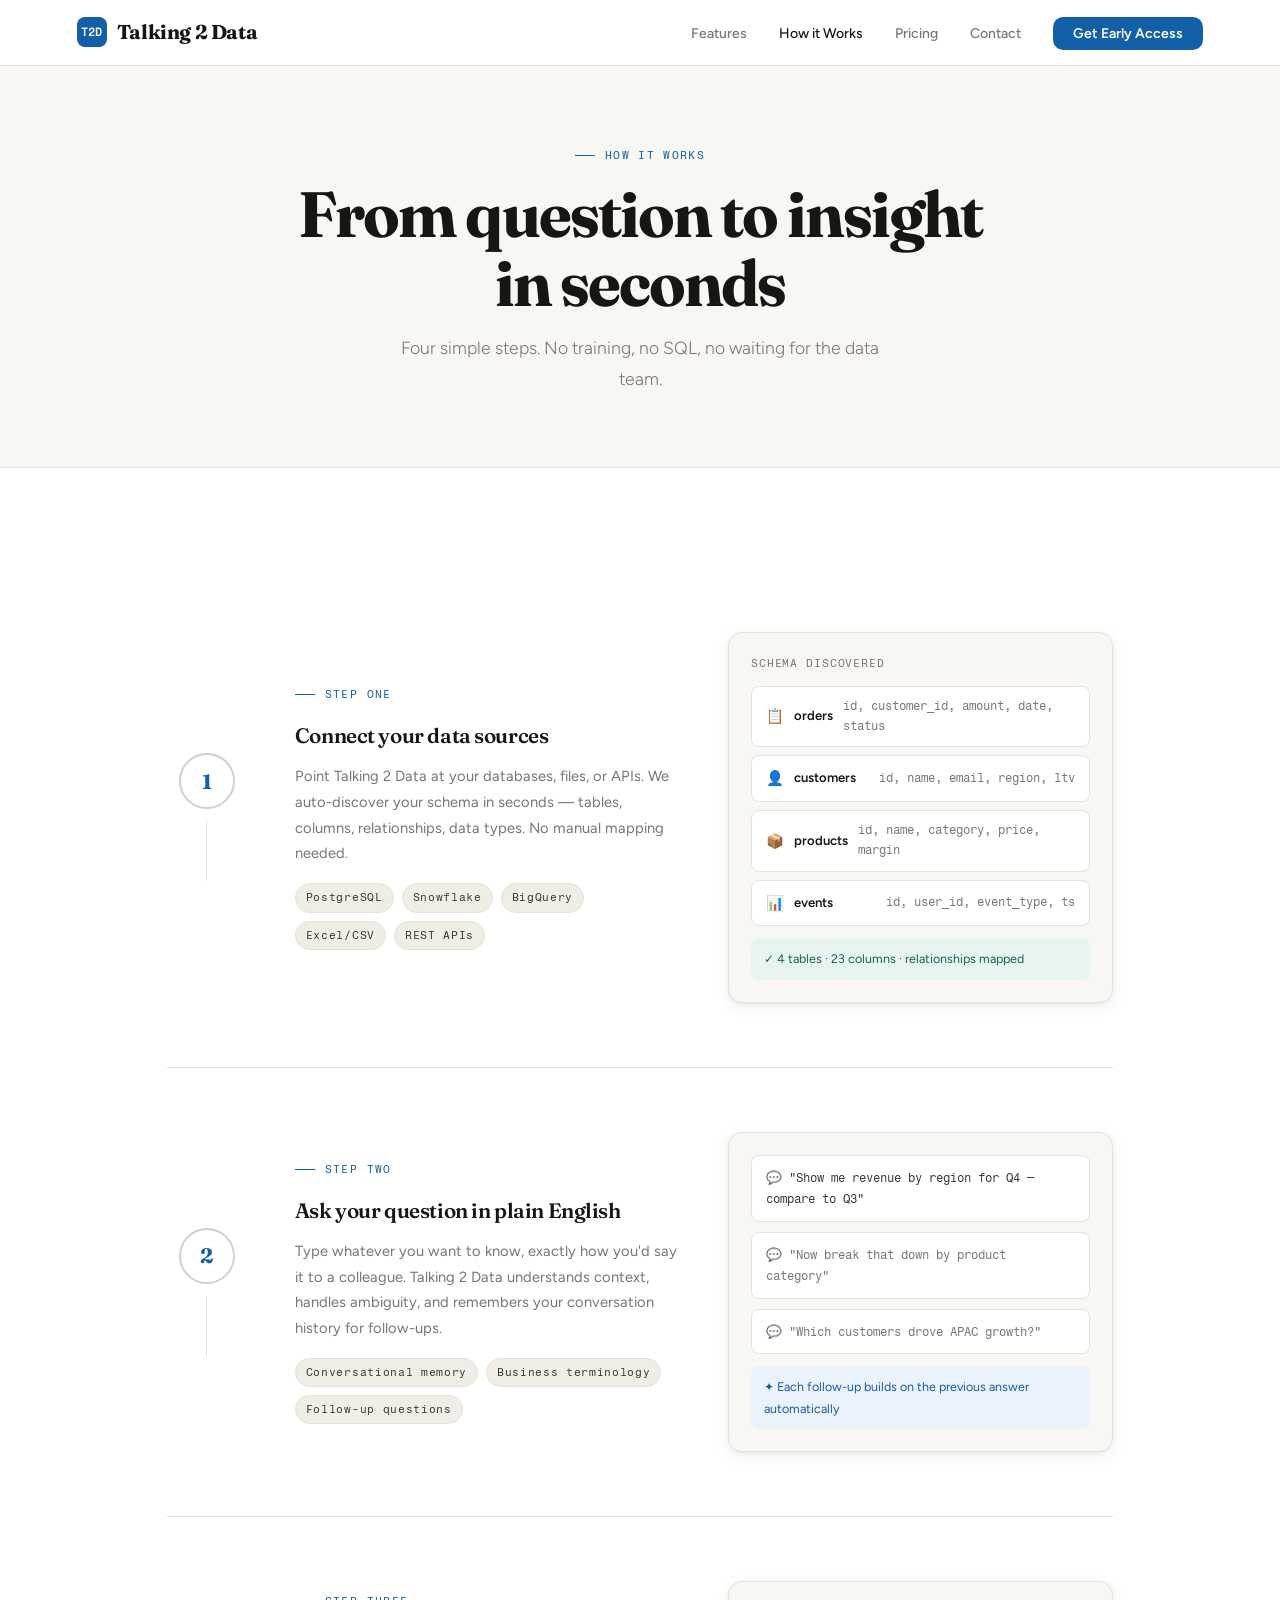
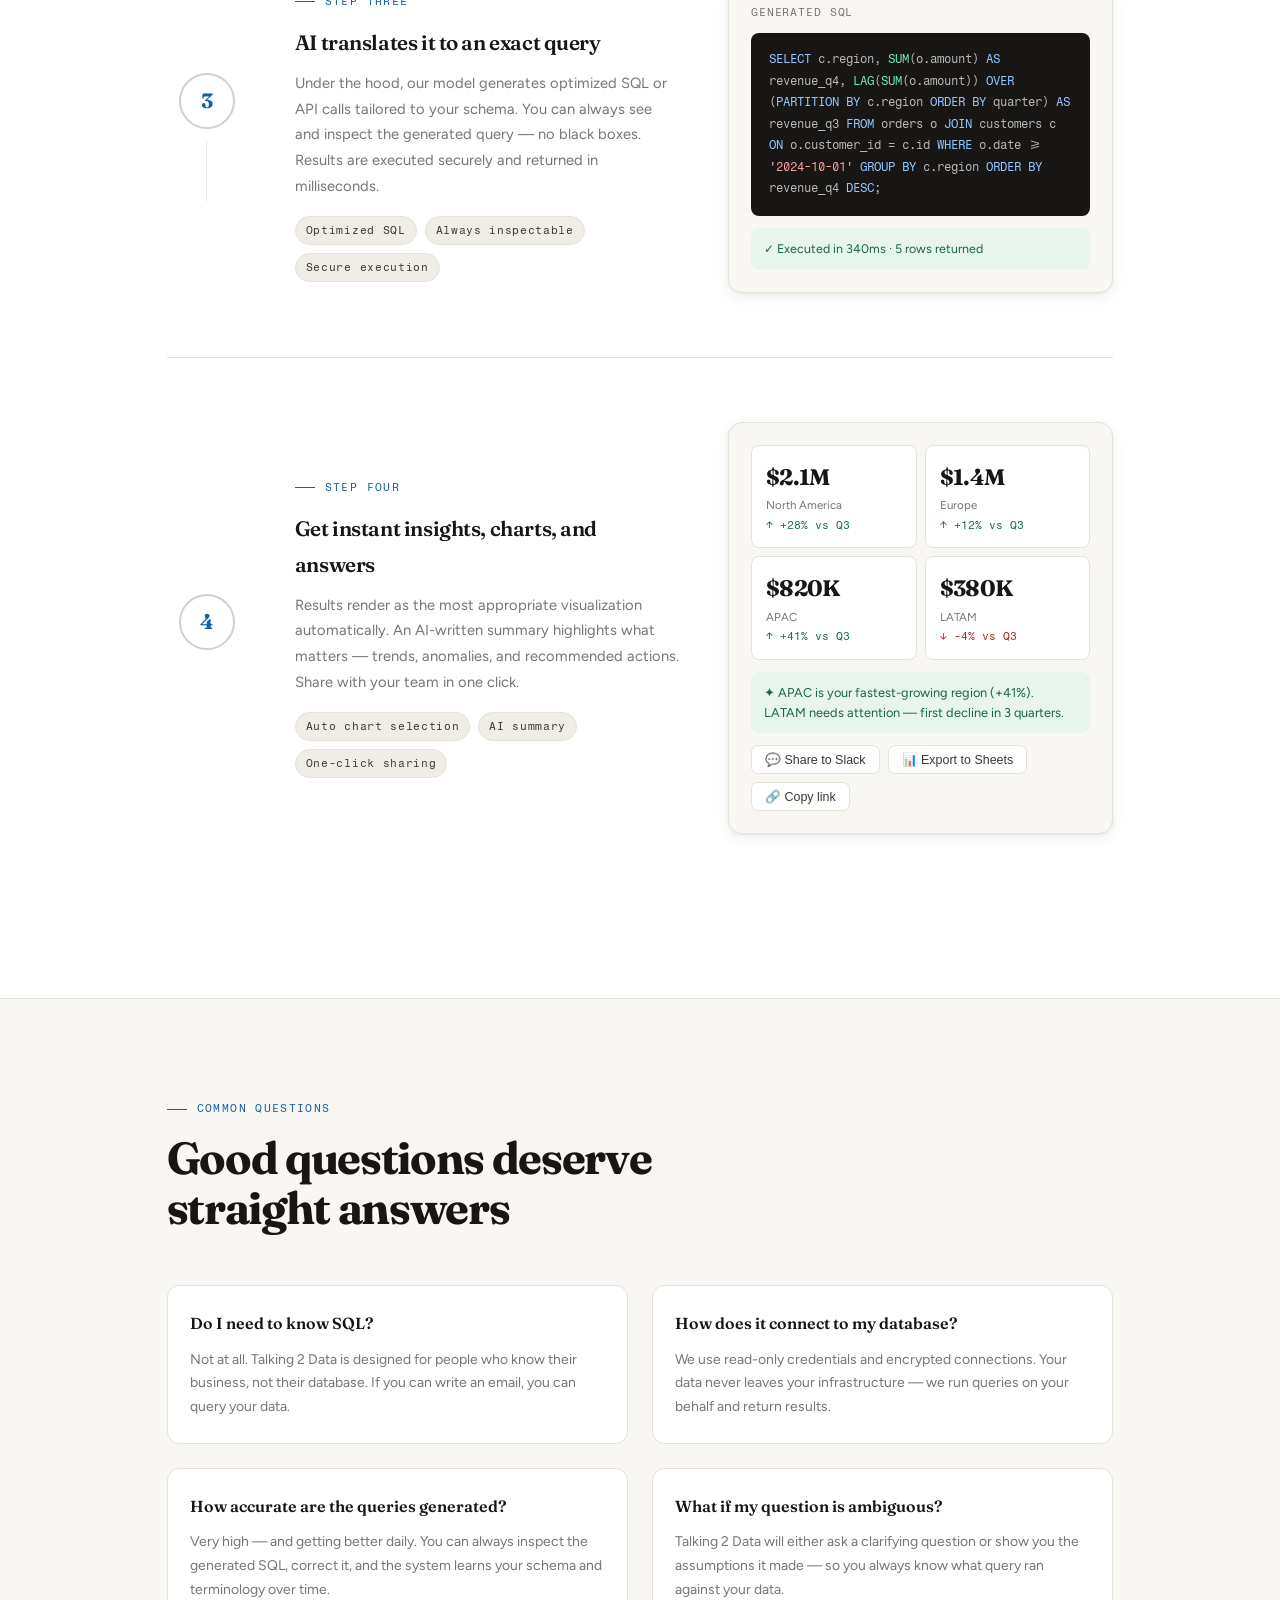
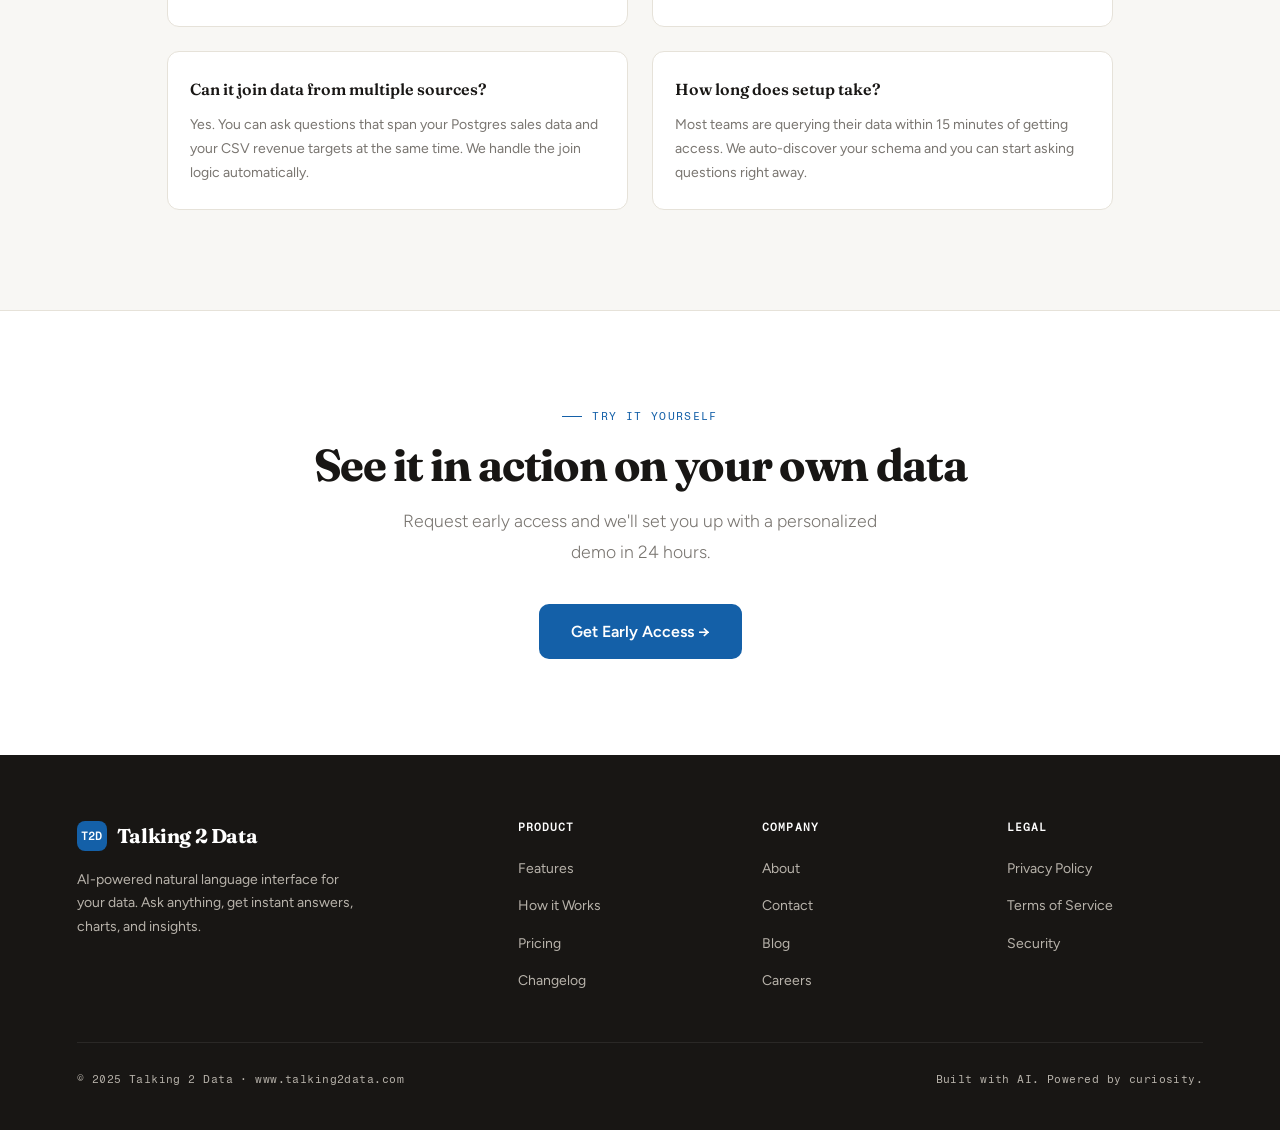
<file: how-it-works.html>
<!DOCTYPE html>
<html lang="en">
<head>
<meta charset="UTF-8"/>
<meta name="viewport" content="width=device-width, initial-scale=1.0"/>
<title>How it Works — Talking 2 Data</title>
<link rel="stylesheet" href="style.css"/>
<style>
.page-hero {
  background: var(--off); border-bottom: 1px solid var(--border);
  padding: 80px 0 72px; text-align: center;
}
.page-hero .lead { margin: 16px auto 0; text-align: center; }

/* Steps */
.steps-section { background: var(--white); }

.step-row {
  display: grid; grid-template-columns: 80px 1fr 1fr;
  gap: 48px; align-items: center;
  padding: 64px 0; border-bottom: 1px solid var(--border);
  position: relative;
}
.step-row:last-child { border-bottom: none; }

.step-num-wrap { text-align: center; }

.step-num {
  width: 56px; height: 56px; border-radius: 50%;
  border: 2px solid var(--border2);
  display: flex; align-items: center; justify-content: center;
  font-family: 'Fraunces', serif; font-size: 1.3rem; font-weight: 700;
  color: var(--accent); margin: 0 auto 12px;
  background: var(--white);
}

.step-line {
  width: 1px; height: 60px; background: var(--border);
  margin: 0 auto;
}

.step-content h3 { font-size: 1.3rem; margin-bottom: 10px; }
.step-content p { color: var(--muted); font-size: 0.92rem; line-height: 1.75; margin-bottom: 16px; }

.step-tags { display: flex; gap: 8px; flex-wrap: wrap; }

/* Step panels */
.step-panel {
  background: var(--off); border: 1px solid var(--border);
  border-radius: 14px; padding: 22px; box-shadow: var(--shadow);
  font-size: 0.85rem;
}

.code-block {
  background: var(--ink); border-radius: 8px;
  padding: 16px 18px; margin-bottom: 12px;
  font-family: 'Fragment Mono', monospace; font-size: 0.75rem;
  line-height: 1.8; color: rgba(255,255,255,0.7);
  overflow-x: auto;
}

.code-block .kw { color: #93c5fd; }
.code-block .fn { color: #6ee7b7; }
.code-block .st { color: #fca5a5; }
.code-block .cm { color: rgba(255,255,255,0.3); }

.schema-list { display: flex; flex-direction: column; gap: 8px; }
.schema-item {
  background: var(--white); border: 1px solid var(--border);
  border-radius: 8px; padding: 10px 14px;
  display: flex; align-items: center; gap: 10px;
}
.schema-icon { font-size: 0.9rem; flex-shrink: 0; }
.schema-name { font-weight: 600; color: var(--ink); font-size: 0.82rem; flex: 1; }
.schema-fields { font-size: 0.72rem; color: var(--muted); font-family: 'Fragment Mono', monospace; }

.result-tiles { display: grid; grid-template-columns: 1fr 1fr; gap: 8px; }
.result-tile {
  background: var(--white); border: 1px solid var(--border);
  border-radius: 8px; padding: 12px 14px;
}
.rt-num { font-family: 'Fraunces', serif; font-size: 1.4rem; font-weight: 700; letter-spacing: -0.03em; color: var(--ink); }
.rt-label { font-size: 0.72rem; color: var(--muted); }
.rt-change { font-size: 0.7rem; font-family: 'Fragment Mono', monospace; }
.rt-up { color: var(--green); }
.rt-down { color: #b91c1c; }

.share-row {
  display: flex; gap: 8px; margin-top: 12px; flex-wrap: wrap;
}
.share-btn {
  padding: 6px 13px; border-radius: 7px; font-size: 0.78rem; font-weight: 500;
  border: 1px solid var(--border); background: var(--white); color: var(--ink2);
  cursor: pointer; transition: all 0.18s; display: flex; align-items: center; gap: 6px;
}
.share-btn:hover { border-color: var(--accent); color: var(--accent); }

/* FAQ */
.faq-section { background: var(--off); border-top: 1px solid var(--border); }
.faq-grid { display: grid; grid-template-columns: 1fr 1fr; gap: 24px; margin-top: 52px; }
.faq-item {
  background: var(--white); border: 1px solid var(--border);
  border-radius: 12px; padding: 24px 22px;
}
.faq-q { font-family: 'Fraunces', serif; font-weight: 600; font-size: 1rem; color: var(--ink); margin-bottom: 10px; }
.faq-a { font-size: 0.875rem; color: var(--muted); line-height: 1.7; }

@media(max-width:860px){
  .step-row { grid-template-columns: 1fr; gap: 24px; }
  .step-num-wrap { display: none; }
  .faq-grid { grid-template-columns: 1fr; }
}
</style>
</head>
<body>
<div id="nav-placeholder"></div>

<div class="page-hero">
  <div class="container">
    <div class="eyebrow" style="justify-content:center">How it Works</div>
    <h1>From question to insight<br>in seconds</h1>
    <p class="lead">Four simple steps. No training, no SQL, no waiting for the data team.</p>
  </div>
</div>

<section class="steps-section">
  <div class="container">

    <!-- Step 1 -->
    <div class="step-row reveal">
      <div class="step-num-wrap">
        <div class="step-num">1</div>
        <div class="step-line"></div>
      </div>
      <div class="step-content">
        <div class="eyebrow">Step one</div>
        <h3>Connect your data sources</h3>
        <p>Point Talking 2 Data at your databases, files, or APIs. We auto-discover your schema in seconds — tables, columns, relationships, data types. No manual mapping needed.</p>
        <div class="step-tags">
          <span class="tag">PostgreSQL</span>
          <span class="tag">Snowflake</span>
          <span class="tag">BigQuery</span>
          <span class="tag">Excel/CSV</span>
          <span class="tag">REST APIs</span>
        </div>
      </div>
      <div class="step-panel">
        <div style="font-family:'Fragment Mono',monospace;font-size:0.68rem;color:var(--muted);letter-spacing:.08em;text-transform:uppercase;margin-bottom:12px;">Schema discovered</div>
        <div class="schema-list">
          <div class="schema-item">
            <span class="schema-icon">📋</span>
            <span class="schema-name">orders</span>
            <span class="schema-fields">id, customer_id, amount, date, status</span>
          </div>
          <div class="schema-item">
            <span class="schema-icon">👤</span>
            <span class="schema-name">customers</span>
            <span class="schema-fields">id, name, email, region, ltv</span>
          </div>
          <div class="schema-item">
            <span class="schema-icon">📦</span>
            <span class="schema-name">products</span>
            <span class="schema-fields">id, name, category, price, margin</span>
          </div>
          <div class="schema-item">
            <span class="schema-icon">📊</span>
            <span class="schema-name">events</span>
            <span class="schema-fields">id, user_id, event_type, ts</span>
          </div>
        </div>
        <div style="margin-top:12px;padding:10px 13px;background:var(--green-l);border-radius:8px;font-size:0.78rem;color:var(--green);">
          ✓ 4 tables · 23 columns · relationships mapped
        </div>
      </div>
    </div>

    <!-- Step 2 -->
    <div class="step-row reveal">
      <div class="step-num-wrap">
        <div class="step-num">2</div>
        <div class="step-line"></div>
      </div>
      <div class="step-content">
        <div class="eyebrow">Step two</div>
        <h3>Ask your question in plain English</h3>
        <p>Type whatever you want to know, exactly how you'd say it to a colleague. Talking 2 Data understands context, handles ambiguity, and remembers your conversation history for follow-ups.</p>
        <div class="step-tags">
          <span class="tag">Conversational memory</span>
          <span class="tag">Business terminology</span>
          <span class="tag">Follow-up questions</span>
        </div>
      </div>
      <div class="step-panel">
        <div style="display:flex;flex-direction:column;gap:10px;">
          <div style="background:var(--white);border:1px solid var(--border);border-radius:8px;padding:11px 14px;font-family:'Fragment Mono',monospace;font-size:0.78rem;color:var(--ink2);">
            💬 "Show me revenue by region for Q4 — compare to Q3"
          </div>
          <div style="background:var(--white);border:1px solid var(--border);border-radius:8px;padding:11px 14px;font-family:'Fragment Mono',monospace;font-size:0.78rem;color:var(--muted);">
            💬 "Now break that down by product category"
          </div>
          <div style="background:var(--white);border:1px solid var(--border);border-radius:8px;padding:11px 14px;font-family:'Fragment Mono',monospace;font-size:0.78rem;color:var(--muted);">
            💬 "Which customers drove APAC growth?"
          </div>
        </div>
        <div style="margin-top:12px;padding:10px 13px;background:var(--accent-l);border-radius:8px;font-size:0.78rem;color:var(--accent);">
          ✦ Each follow-up builds on the previous answer automatically
        </div>
      </div>
    </div>

    <!-- Step 3 -->
    <div class="step-row reveal">
      <div class="step-num-wrap">
        <div class="step-num">3</div>
        <div class="step-line"></div>
      </div>
      <div class="step-content">
        <div class="eyebrow">Step three</div>
        <h3>AI translates it to an exact query</h3>
        <p>Under the hood, our model generates optimized SQL or API calls tailored to your schema. You can always see and inspect the generated query — no black boxes. Results are executed securely and returned in milliseconds.</p>
        <div class="step-tags">
          <span class="tag">Optimized SQL</span>
          <span class="tag">Always inspectable</span>
          <span class="tag">Secure execution</span>
        </div>
      </div>
      <div class="step-panel">
        <div style="font-family:'Fragment Mono',monospace;font-size:0.68rem;color:var(--muted);letter-spacing:.08em;text-transform:uppercase;margin-bottom:10px;">Generated SQL</div>
        <div class="code-block"><span class="kw">SELECT</span>
  c.region,
  <span class="fn">SUM</span>(o.amount) <span class="kw">AS</span> revenue_q4,
  <span class="fn">LAG</span>(<span class="fn">SUM</span>(o.amount))
    <span class="kw">OVER</span> (<span class="kw">PARTITION BY</span> c.region
    <span class="kw">ORDER BY</span> quarter) <span class="kw">AS</span> revenue_q3
<span class="kw">FROM</span> orders o
<span class="kw">JOIN</span> customers c <span class="kw">ON</span> o.customer_id = c.id
<span class="kw">WHERE</span> o.date &gt;= <span class="st">'2024-10-01'</span>
<span class="kw">GROUP BY</span> c.region
<span class="kw">ORDER BY</span> revenue_q4 <span class="kw">DESC</span>;</div>
        <div style="padding:10px 13px;background:var(--green-l);border-radius:8px;font-size:0.78rem;color:var(--green);">
          ✓ Executed in 340ms · 5 rows returned
        </div>
      </div>
    </div>

    <!-- Step 4 -->
    <div class="step-row reveal">
      <div class="step-num-wrap">
        <div class="step-num">4</div>
      </div>
      <div class="step-content">
        <div class="eyebrow">Step four</div>
        <h3>Get instant insights, charts, and answers</h3>
        <p>Results render as the most appropriate visualization automatically. An AI-written summary highlights what matters — trends, anomalies, and recommended actions. Share with your team in one click.</p>
        <div class="step-tags">
          <span class="tag">Auto chart selection</span>
          <span class="tag">AI summary</span>
          <span class="tag">One-click sharing</span>
        </div>
      </div>
      <div class="step-panel">
        <div class="result-tiles">
          <div class="result-tile">
            <div class="rt-num">$2.1M</div>
            <div class="rt-label">North America</div>
            <div class="rt-change rt-up">↑ +28% vs Q3</div>
          </div>
          <div class="result-tile">
            <div class="rt-num">$1.4M</div>
            <div class="rt-label">Europe</div>
            <div class="rt-change rt-up">↑ +12% vs Q3</div>
          </div>
          <div class="result-tile">
            <div class="rt-num">$820K</div>
            <div class="rt-label">APAC</div>
            <div class="rt-change rt-up">↑ +41% vs Q3</div>
          </div>
          <div class="result-tile">
            <div class="rt-num">$380K</div>
            <div class="rt-label">LATAM</div>
            <div class="rt-change rt-down">↓ -4% vs Q3</div>
          </div>
        </div>
        <div style="margin-top:12px;padding:11px 13px;background:var(--green-l);border-radius:8px;font-size:0.8rem;color:var(--green);line-height:1.55;">
          ✦ APAC is your fastest-growing region (+41%). LATAM needs attention — first decline in 3 quarters.
        </div>
        <div class="share-row">
          <button class="share-btn">💬 Share to Slack</button>
          <button class="share-btn">📊 Export to Sheets</button>
          <button class="share-btn">🔗 Copy link</button>
        </div>
      </div>
    </div>

  </div>
</section>

<!-- FAQ -->
<section class="faq-section">
  <div class="container">
    <div class="eyebrow">Common questions</div>
    <h2>Good questions deserve<br>straight answers</h2>
    <div class="faq-grid">
      <div class="faq-item reveal">
        <div class="faq-q">Do I need to know SQL?</div>
        <div class="faq-a">Not at all. Talking 2 Data is designed for people who know their business, not their database. If you can write an email, you can query your data.</div>
      </div>
      <div class="faq-item reveal" style="transition-delay:.08s">
        <div class="faq-q">How does it connect to my database?</div>
        <div class="faq-a">We use read-only credentials and encrypted connections. Your data never leaves your infrastructure — we run queries on your behalf and return results.</div>
      </div>
      <div class="faq-item reveal" style="transition-delay:.16s">
        <div class="faq-q">How accurate are the queries generated?</div>
        <div class="faq-a">Very high — and getting better daily. You can always inspect the generated SQL, correct it, and the system learns your schema and terminology over time.</div>
      </div>
      <div class="faq-item reveal" style="transition-delay:.24s">
        <div class="faq-q">What if my question is ambiguous?</div>
        <div class="faq-a">Talking 2 Data will either ask a clarifying question or show you the assumptions it made — so you always know what query ran against your data.</div>
      </div>
      <div class="faq-item reveal" style="transition-delay:.32s">
        <div class="faq-q">Can it join data from multiple sources?</div>
        <div class="faq-a">Yes. You can ask questions that span your Postgres sales data and your CSV revenue targets at the same time. We handle the join logic automatically.</div>
      </div>
      <div class="faq-item reveal" style="transition-delay:.40s">
        <div class="faq-q">How long does setup take?</div>
        <div class="faq-a">Most teams are querying their data within 15 minutes of getting access. We auto-discover your schema and you can start asking questions right away.</div>
      </div>
    </div>
  </div>
</section>

<section style="background:var(--white);border-top:1px solid var(--border);text-align:center;padding:96px 0;">
  <div class="container">
    <div class="eyebrow" style="justify-content:center">Try it yourself</div>
    <h2>See it in action on your own data</h2>
    <p class="lead" style="margin:16px auto 36px;text-align:center;">Request early access and we'll set you up with a personalized demo in 24 hours.</p>
    <a href="contact.html" class="btn btn-primary btn-lg">Get Early Access →</a>
  </div>
</section>

<div id="footer-placeholder"></div>
<script src="shared.js"></script>
</body>
</html>
</file>
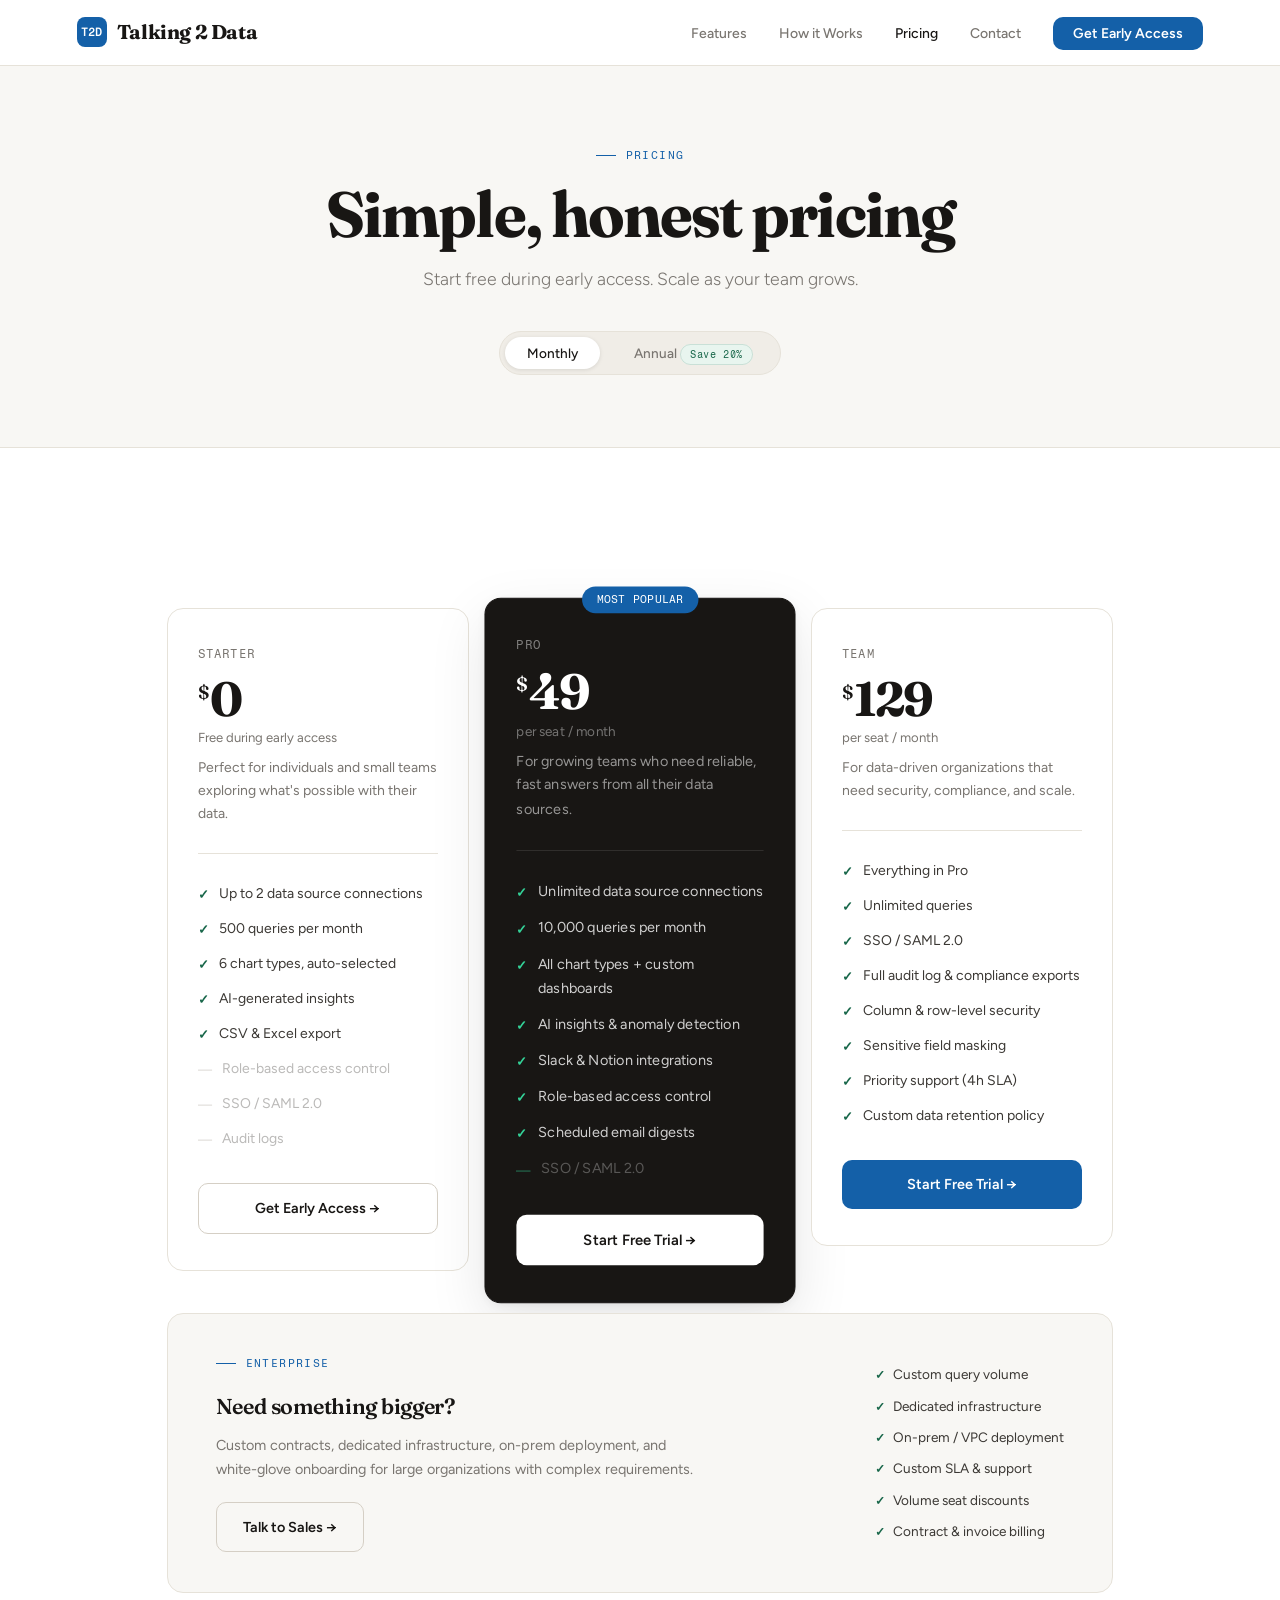
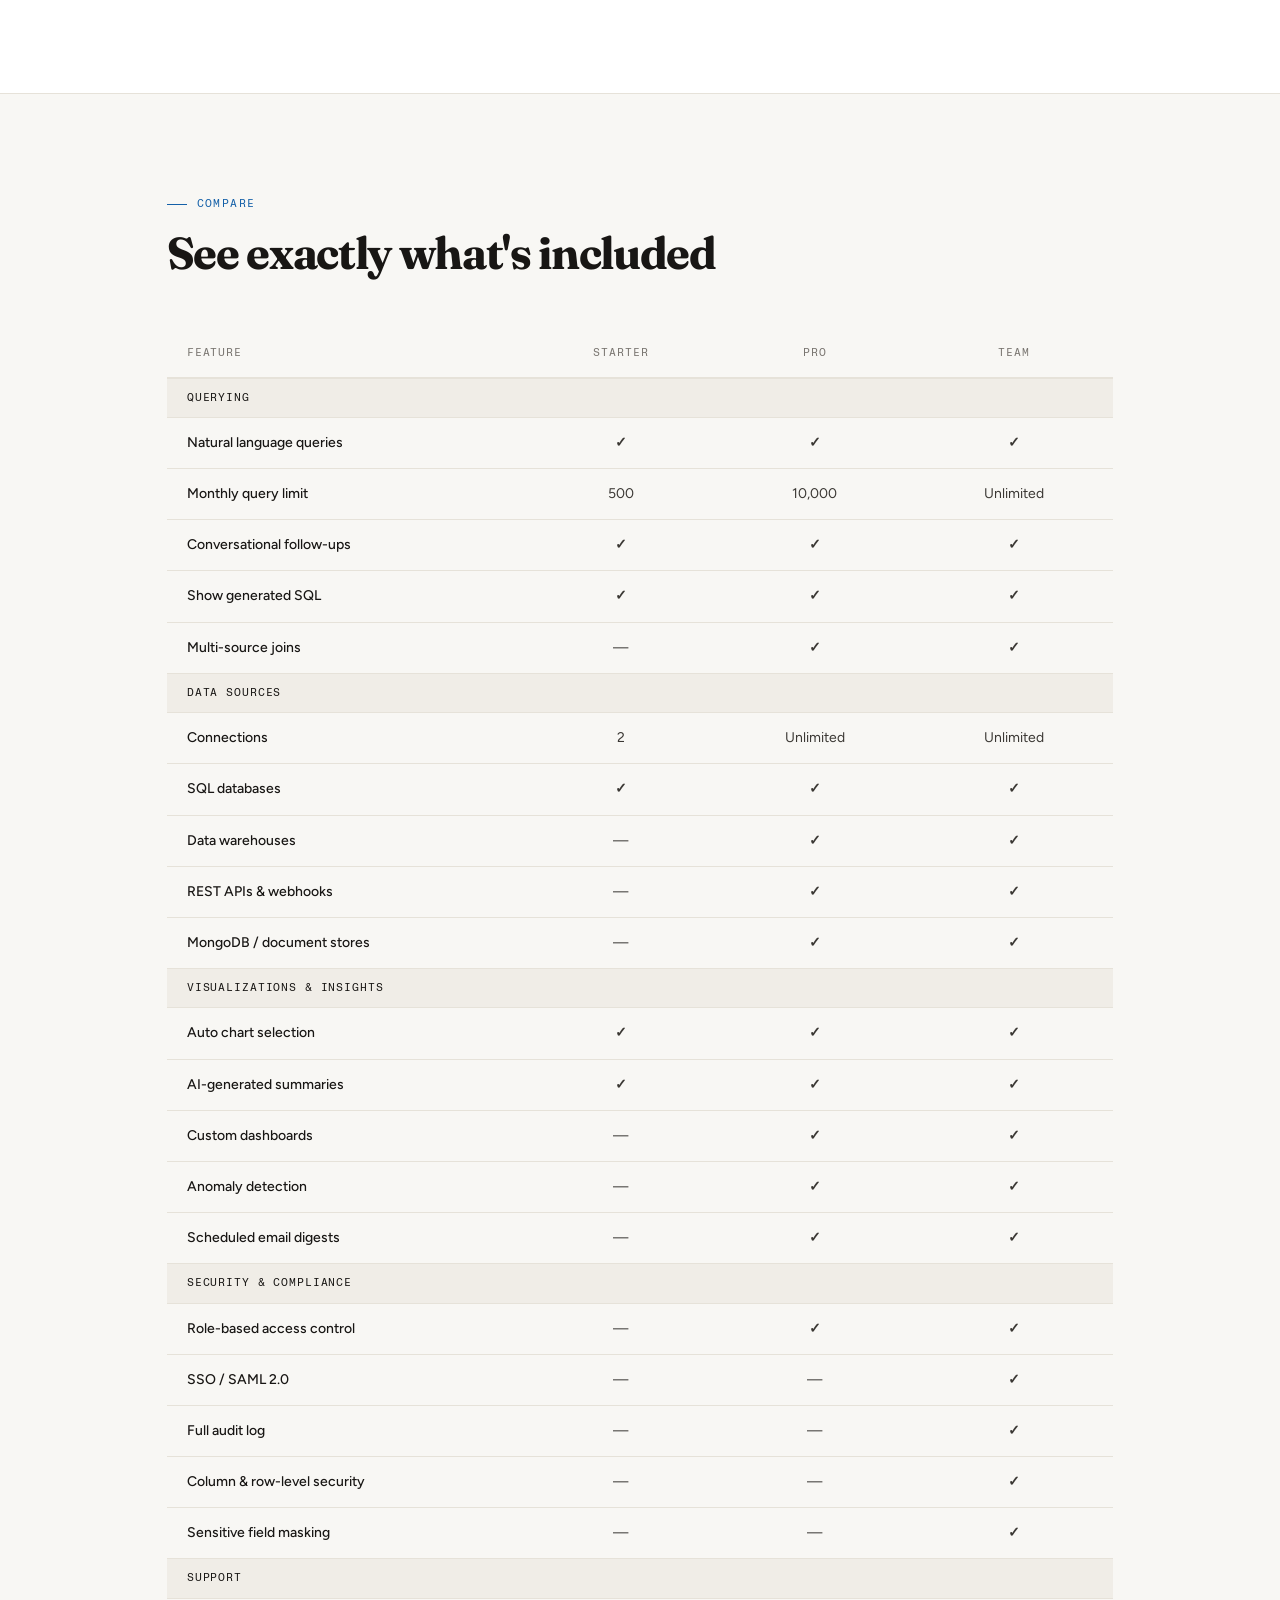
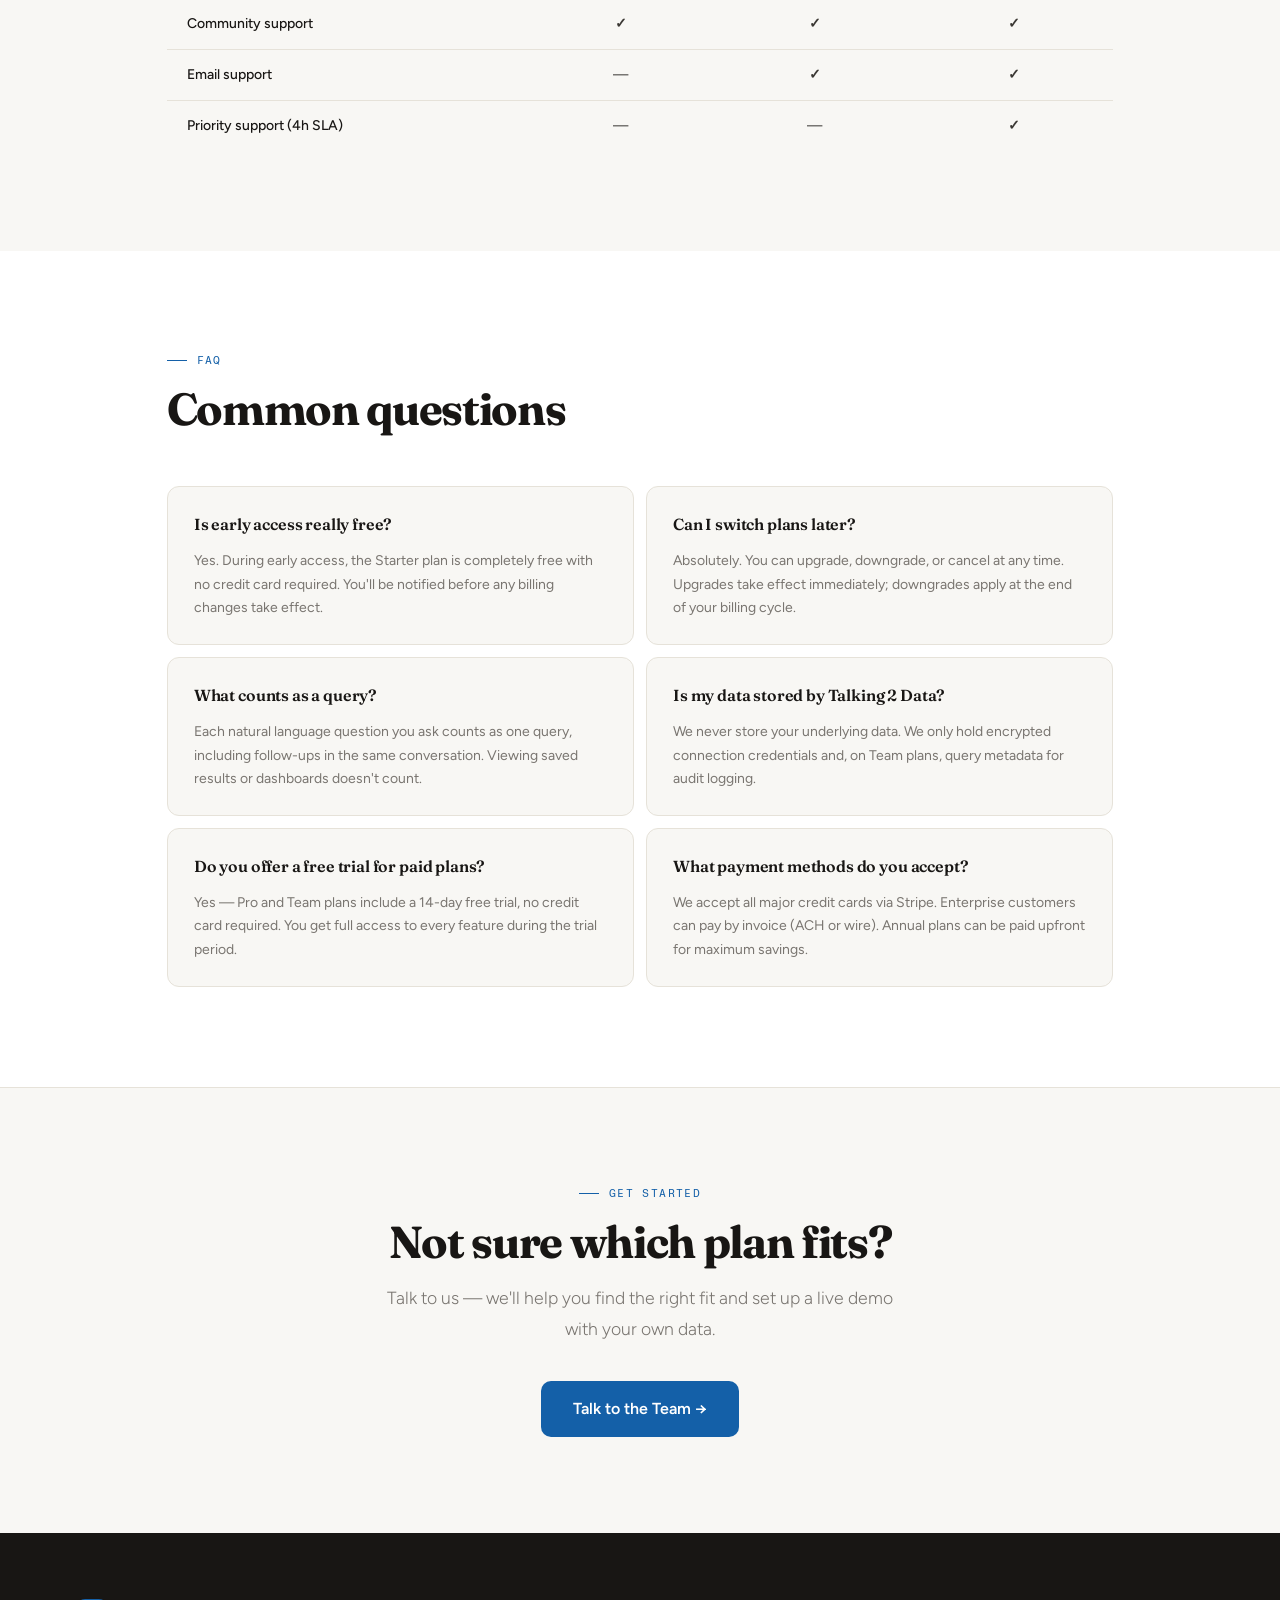
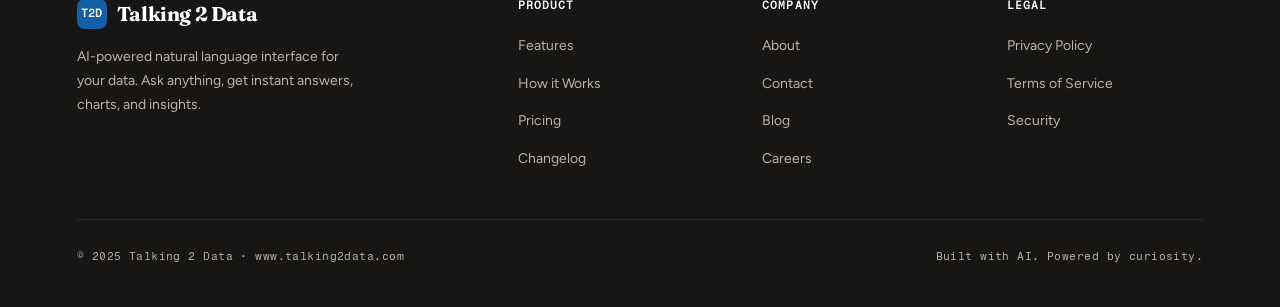
<file: pricing.html>
<!DOCTYPE html>
<html lang="en">
<head>
<meta charset="UTF-8"/>
<meta name="viewport" content="width=device-width, initial-scale=1.0"/>
<title>Pricing — Talking 2 Data</title>
<link rel="stylesheet" href="style.css"/>
<style>
.page-hero {
  background: var(--off);
  border-bottom: 1px solid var(--border);
  padding: 80px 0 72px;
  text-align: center;
}
.page-hero .lead { margin: 16px auto 0; text-align: center; }

/* Toggle */
.billing-toggle {
  display: inline-flex; align-items: center; gap: 12px;
  background: var(--off2); border: 1px solid var(--border);
  border-radius: 100px; padding: 5px;
  margin-top: 36px;
}
.toggle-btn {
  padding: 8px 22px; border-radius: 100px;
  font-size: 0.85rem; font-weight: 500;
  color: var(--muted); cursor: pointer;
  transition: all 0.2s; border: none; background: transparent;
  font-family: 'Figtree', sans-serif;
}
.toggle-btn.active {
  background: var(--white); color: var(--ink);
  box-shadow: 0 1px 4px rgba(0,0,0,0.1);
}
.save-badge {
  font-family: 'Fragment Mono', monospace;
  font-size: 0.65rem; letter-spacing: 0.06em;
  background: var(--green-l); color: var(--green);
  padding: 3px 9px; border-radius: 100px;
  border: 1px solid rgba(23,102,73,0.15);
}

/* Pricing grid */
.pricing-grid {
  display: grid; grid-template-columns: repeat(3, 1fr);
  gap: 20px; margin-top: 60px; align-items: start;
}

.plan-card {
  background: var(--white); border: 1px solid var(--border);
  border-radius: 16px; padding: 36px 30px;
  position: relative; transition: all 0.22s;
}
.plan-card:hover { box-shadow: var(--shadow-lg); transform: translateY(-2px); }

.plan-card.featured {
  background: var(--ink); border-color: var(--ink);
  transform: scale(1.03); box-shadow: var(--shadow-lg);
}
.plan-card.featured:hover { transform: scale(1.03) translateY(-2px); }

.featured-badge {
  position: absolute; top: -12px; left: 50%; transform: translateX(-50%);
  background: var(--accent); color: #fff;
  font-family: 'Fragment Mono', monospace;
  font-size: 0.65rem; letter-spacing: 0.1em; text-transform: uppercase;
  padding: 4px 14px; border-radius: 100px; white-space: nowrap;
}

.plan-name {
  font-family: 'Fragment Mono', monospace;
  font-size: 0.72rem; letter-spacing: 0.1em; text-transform: uppercase;
  color: var(--muted); margin-bottom: 10px;
}
.plan-card.featured .plan-name { color: rgba(255,255,255,0.45); }

.plan-price {
  font-family: 'Fraunces', serif;
  font-size: 3rem; font-weight: 700;
  letter-spacing: -0.04em; color: var(--ink);
  line-height: 1; margin-bottom: 4px;
}
.plan-card.featured .plan-price { color: #fff; }
.plan-price sup { font-size: 1.2rem; font-weight: 600; vertical-align: super; letter-spacing: 0; }

.plan-cadence { font-size: 0.82rem; color: var(--muted); margin-bottom: 6px; }
.plan-card.featured .plan-cadence { color: rgba(255,255,255,0.4); }

.plan-desc {
  font-size: 0.875rem; color: var(--muted);
  margin-bottom: 28px; padding-bottom: 28px;
  border-bottom: 1px solid var(--border); line-height: 1.65;
}
.plan-card.featured .plan-desc { color: rgba(255,255,255,0.55); border-color: rgba(255,255,255,0.1); }

.plan-features { list-style: none; display: flex; flex-direction: column; gap: 11px; margin-bottom: 32px; }
.plan-features li {
  display: flex; align-items: flex-start; gap: 10px;
  font-size: 0.875rem; color: var(--ink2);
}
.plan-card.featured .plan-features li { color: rgba(255,255,255,0.8); }
.plan-features li::before {
  content: '✓'; color: var(--green); font-weight: 700;
  font-size: 0.8rem; margin-top: 2px; flex-shrink: 0;
}
.plan-card.featured .plan-features li::before { color: #34d399; }
.plan-features li.na { opacity: 0.35; }
.plan-features li.na::before { content: '—'; color: var(--faint); }

.btn-plan {
  display: flex; width: 100%; text-align: center;
  justify-content: center; border-radius: var(--radius);
  font-weight: 600; font-size: 0.9rem; padding: 12px 26px;
  text-decoration: none; transition: all 0.18s; cursor: pointer;
}
.btn-plan-outline { background: transparent; color: var(--ink); border: 1.5px solid var(--border2); }
.btn-plan-outline:hover { border-color: var(--ink); }
.btn-plan-white { background: #fff; color: var(--ink); border: none; }
.btn-plan-white:hover { background: var(--off); }
.btn-plan-primary { background: var(--accent); color: #fff; border: none; }
.btn-plan-primary:hover { background: var(--accent-h); transform: translateY(-1px); box-shadow: 0 6px 20px rgba(20,96,168,0.25); }

/* Enterprise */
.enterprise-strip {
  background: var(--off); border: 1px solid var(--border);
  border-radius: 16px; padding: 40px 48px;
  margin-top: 20px;
  display: flex; align-items: center; justify-content: space-between; gap: 40px;
}
.enterprise-strip h3 { margin-bottom: 8px; font-size: 1.35rem; }
.enterprise-strip p { font-size: 0.9rem; color: var(--muted); max-width: 480px; line-height: 1.7; }
.enterprise-perks { display: flex; flex-direction: column; gap: 8px; flex-shrink: 0; }
.enterprise-perks span {
  display: flex; align-items: center; gap: 8px;
  font-size: 0.85rem; color: var(--ink2);
}
.enterprise-perks span::before { content: '✓'; color: var(--green); font-weight: 700; font-size: 0.78rem; }

/* Compare table */
.compare-section { background: var(--off); border-top: 1px solid var(--border); }
.compare-table { width: 100%; border-collapse: collapse; margin-top: 52px; font-size: 0.875rem; }
.compare-table th {
  padding: 14px 20px; text-align: left; border-bottom: 2px solid var(--border);
  font-family: 'Fragment Mono', monospace; font-size: 0.68rem;
  letter-spacing: 0.08em; text-transform: uppercase; color: var(--muted); font-weight: 400;
}
.compare-table th:not(:first-child) { text-align: center; }
.compare-table td {
  padding: 13px 20px; border-bottom: 1px solid var(--border);
  color: var(--ink2); vertical-align: middle;
}
.compare-table td:not(:first-child) { text-align: center; }
.compare-table td:first-child { font-weight: 500; color: var(--ink); }
.compare-table tr:last-child td { border-bottom: none; }
.compare-table tbody tr:hover td { background: rgba(20,96,168,0.02); }
.ct-section-head td {
  background: var(--off2); font-family: 'Fragment Mono', monospace;
  font-size: 0.68rem; letter-spacing: 0.08em; text-transform: uppercase;
  color: var(--muted); padding: 10px 20px; font-weight: 400;
}
.ct-y { color: var(--green); font-weight: 700; }
.ct-n { color: var(--faint); }
.ct-plan { font-weight: 600; color: var(--ink); font-size: 0.82rem; }

/* FAQ */
.faq-grid { display: grid; grid-template-columns: 1fr 1fr; gap: 12px; margin-top: 52px; }
.faq-item {
  background: var(--off); border: 1px solid var(--border);
  border-radius: 12px; padding: 24px 26px;
}
.faq-item h4 {
  font-family: 'Fraunces', serif; font-size: 1rem;
  font-weight: 600; letter-spacing: -0.01em;
  color: var(--ink); margin-bottom: 10px;
}
.faq-item p { font-size: 0.875rem; color: var(--muted); line-height: 1.7; }

@media (max-width: 900px) {
  .pricing-grid { grid-template-columns: 1fr; }
  .plan-card.featured { transform: none; }
  .plan-card.featured:hover { transform: translateY(-2px); }
  .enterprise-strip { flex-direction: column; gap: 24px; }
  .faq-grid { grid-template-columns: 1fr; }
}
</style>
</head>
<body>
<div id="nav-placeholder"></div>

<!-- PAGE HERO -->
<div class="page-hero">
  <div class="container">
    <div class="eyebrow" style="justify-content:center">Pricing</div>
    <h1>Simple, honest pricing</h1>
    <p class="lead">Start free during early access. Scale as your team grows.</p>
    <div class="billing-toggle">
      <button class="toggle-btn active" id="btn-monthly" onclick="setBilling('monthly')">Monthly</button>
      <button class="toggle-btn" id="btn-annual" onclick="setBilling('annual')">Annual <span class="save-badge">Save 20%</span></button>
    </div>
  </div>
</div>

<!-- PRICING CARDS -->
<section>
  <div class="container">
    <div class="pricing-grid">

      <!-- Starter -->
      <div class="plan-card reveal">
        <div class="plan-name">Starter</div>
        <div class="plan-price"><sup>$</sup><span class="price-val" data-monthly="0" data-annual="0">0</span></div>
        <div class="plan-cadence">Free during early access</div>
        <p class="plan-desc">Perfect for individuals and small teams exploring what's possible with their data.</p>
        <ul class="plan-features">
          <li>Up to 2 data source connections</li>
          <li>500 queries per month</li>
          <li>6 chart types, auto-selected</li>
          <li>AI-generated insights</li>
          <li>CSV &amp; Excel export</li>
          <li class="na">Role-based access control</li>
          <li class="na">SSO / SAML 2.0</li>
          <li class="na">Audit logs</li>
        </ul>
        <a href="contact.html" class="btn-plan btn-plan-outline">Get Early Access →</a>
      </div>

      <!-- Pro (featured) -->
      <div class="plan-card featured reveal" style="transition-delay:.1s">
        <div class="featured-badge">Most Popular</div>
        <div class="plan-name">Pro</div>
        <div class="plan-price"><sup>$</sup><span class="price-val" data-monthly="49" data-annual="39">49</span></div>
        <div class="plan-cadence">per seat / month</div>
        <p class="plan-desc">For growing teams who need reliable, fast answers from all their data sources.</p>
        <ul class="plan-features">
          <li>Unlimited data source connections</li>
          <li>10,000 queries per month</li>
          <li>All chart types + custom dashboards</li>
          <li>AI insights &amp; anomaly detection</li>
          <li>Slack &amp; Notion integrations</li>
          <li>Role-based access control</li>
          <li>Scheduled email digests</li>
          <li class="na">SSO / SAML 2.0</li>
        </ul>
        <a href="contact.html" class="btn-plan btn-plan-white">Start Free Trial →</a>
      </div>

      <!-- Team -->
      <div class="plan-card reveal" style="transition-delay:.2s">
        <div class="plan-name">Team</div>
        <div class="plan-price"><sup>$</sup><span class="price-val" data-monthly="129" data-annual="99">129</span></div>
        <div class="plan-cadence">per seat / month</div>
        <p class="plan-desc">For data-driven organizations that need security, compliance, and scale.</p>
        <ul class="plan-features">
          <li>Everything in Pro</li>
          <li>Unlimited queries</li>
          <li>SSO / SAML 2.0</li>
          <li>Full audit log &amp; compliance exports</li>
          <li>Column &amp; row-level security</li>
          <li>Sensitive field masking</li>
          <li>Priority support (4h SLA)</li>
          <li>Custom data retention policy</li>
        </ul>
        <a href="contact.html" class="btn-plan btn-plan-primary">Start Free Trial →</a>
      </div>

    </div>

    <!-- Enterprise -->
    <div class="enterprise-strip reveal" style="transition-delay:.3s">
      <div>
        <div class="eyebrow">Enterprise</div>
        <h3>Need something bigger?</h3>
        <p>Custom contracts, dedicated infrastructure, on-prem deployment, and white-glove onboarding for large organizations with complex requirements.</p>
        <a href="contact.html" class="btn btn-outline" style="margin-top:20px">Talk to Sales →</a>
      </div>
      <div class="enterprise-perks">
        <span>Custom query volume</span>
        <span>Dedicated infrastructure</span>
        <span>On-prem / VPC deployment</span>
        <span>Custom SLA &amp; support</span>
        <span>Volume seat discounts</span>
        <span>Contract &amp; invoice billing</span>
      </div>
    </div>
  </div>
</section>

<!-- COMPARE TABLE -->
<section class="compare-section">
  <div class="container">
    <div class="eyebrow">Compare</div>
    <h2>See exactly what's included</h2>
    <div style="overflow-x:auto">
      <table class="compare-table">
        <thead>
          <tr>
            <th style="width:38%">Feature</th>
            <th class="ct-plan">Starter</th>
            <th class="ct-plan">Pro</th>
            <th class="ct-plan">Team</th>
          </tr>
        </thead>
        <tbody>
          <tr class="ct-section-head"><td colspan="4">Querying</td></tr>
          <tr><td>Natural language queries</td><td class="ct-y">✓</td><td class="ct-y">✓</td><td class="ct-y">✓</td></tr>
          <tr><td>Monthly query limit</td><td>500</td><td>10,000</td><td>Unlimited</td></tr>
          <tr><td>Conversational follow-ups</td><td class="ct-y">✓</td><td class="ct-y">✓</td><td class="ct-y">✓</td></tr>
          <tr><td>Show generated SQL</td><td class="ct-y">✓</td><td class="ct-y">✓</td><td class="ct-y">✓</td></tr>
          <tr><td>Multi-source joins</td><td class="ct-n">—</td><td class="ct-y">✓</td><td class="ct-y">✓</td></tr>
          <tr class="ct-section-head"><td colspan="4">Data Sources</td></tr>
          <tr><td>Connections</td><td>2</td><td>Unlimited</td><td>Unlimited</td></tr>
          <tr><td>SQL databases</td><td class="ct-y">✓</td><td class="ct-y">✓</td><td class="ct-y">✓</td></tr>
          <tr><td>Data warehouses</td><td class="ct-n">—</td><td class="ct-y">✓</td><td class="ct-y">✓</td></tr>
          <tr><td>REST APIs &amp; webhooks</td><td class="ct-n">—</td><td class="ct-y">✓</td><td class="ct-y">✓</td></tr>
          <tr><td>MongoDB / document stores</td><td class="ct-n">—</td><td class="ct-y">✓</td><td class="ct-y">✓</td></tr>
          <tr class="ct-section-head"><td colspan="4">Visualizations &amp; Insights</td></tr>
          <tr><td>Auto chart selection</td><td class="ct-y">✓</td><td class="ct-y">✓</td><td class="ct-y">✓</td></tr>
          <tr><td>AI-generated summaries</td><td class="ct-y">✓</td><td class="ct-y">✓</td><td class="ct-y">✓</td></tr>
          <tr><td>Custom dashboards</td><td class="ct-n">—</td><td class="ct-y">✓</td><td class="ct-y">✓</td></tr>
          <tr><td>Anomaly detection</td><td class="ct-n">—</td><td class="ct-y">✓</td><td class="ct-y">✓</td></tr>
          <tr><td>Scheduled email digests</td><td class="ct-n">—</td><td class="ct-y">✓</td><td class="ct-y">✓</td></tr>
          <tr class="ct-section-head"><td colspan="4">Security &amp; Compliance</td></tr>
          <tr><td>Role-based access control</td><td class="ct-n">—</td><td class="ct-y">✓</td><td class="ct-y">✓</td></tr>
          <tr><td>SSO / SAML 2.0</td><td class="ct-n">—</td><td class="ct-n">—</td><td class="ct-y">✓</td></tr>
          <tr><td>Full audit log</td><td class="ct-n">—</td><td class="ct-n">—</td><td class="ct-y">✓</td></tr>
          <tr><td>Column &amp; row-level security</td><td class="ct-n">—</td><td class="ct-n">—</td><td class="ct-y">✓</td></tr>
          <tr><td>Sensitive field masking</td><td class="ct-n">—</td><td class="ct-n">—</td><td class="ct-y">✓</td></tr>
          <tr class="ct-section-head"><td colspan="4">Support</td></tr>
          <tr><td>Community support</td><td class="ct-y">✓</td><td class="ct-y">✓</td><td class="ct-y">✓</td></tr>
          <tr><td>Email support</td><td class="ct-n">—</td><td class="ct-y">✓</td><td class="ct-y">✓</td></tr>
          <tr><td>Priority support (4h SLA)</td><td class="ct-n">—</td><td class="ct-n">—</td><td class="ct-y">✓</td></tr>
        </tbody>
      </table>
    </div>
  </div>
</section>

<!-- FAQ -->
<section>
  <div class="container">
    <div class="eyebrow">FAQ</div>
    <h2>Common questions</h2>
    <div class="faq-grid">
      <div class="faq-item reveal">
        <h4>Is early access really free?</h4>
        <p>Yes. During early access, the Starter plan is completely free with no credit card required. You'll be notified before any billing changes take effect.</p>
      </div>
      <div class="faq-item reveal" style="transition-delay:.08s">
        <h4>Can I switch plans later?</h4>
        <p>Absolutely. You can upgrade, downgrade, or cancel at any time. Upgrades take effect immediately; downgrades apply at the end of your billing cycle.</p>
      </div>
      <div class="faq-item reveal" style="transition-delay:.16s">
        <h4>What counts as a query?</h4>
        <p>Each natural language question you ask counts as one query, including follow-ups in the same conversation. Viewing saved results or dashboards doesn't count.</p>
      </div>
      <div class="faq-item reveal" style="transition-delay:.24s">
        <h4>Is my data stored by Talking 2 Data?</h4>
        <p>We never store your underlying data. We only hold encrypted connection credentials and, on Team plans, query metadata for audit logging.</p>
      </div>
      <div class="faq-item reveal" style="transition-delay:.32s">
        <h4>Do you offer a free trial for paid plans?</h4>
        <p>Yes — Pro and Team plans include a 14-day free trial, no credit card required. You get full access to every feature during the trial period.</p>
      </div>
      <div class="faq-item reveal" style="transition-delay:.40s">
        <h4>What payment methods do you accept?</h4>
        <p>We accept all major credit cards via Stripe. Enterprise customers can pay by invoice (ACH or wire). Annual plans can be paid upfront for maximum savings.</p>
      </div>
    </div>
  </div>
</section>

<!-- CTA -->
<section style="background:var(--off);border-top:1px solid var(--border);text-align:center;padding:96px 0;">
  <div class="container">
    <div class="eyebrow" style="justify-content:center">Get started</div>
    <h2>Not sure which plan fits?</h2>
    <p class="lead" style="margin:16px auto 36px;text-align:center;">Talk to us — we'll help you find the right fit and set up a live demo with your own data.</p>
    <a href="contact.html" class="btn btn-primary btn-lg">Talk to the Team →</a>
  </div>
</section>

<div id="footer-placeholder"></div>
<script src="shared.js"></script>
<script>
function setBilling(mode) {
  document.getElementById('btn-monthly').classList.toggle('active', mode === 'monthly');
  document.getElementById('btn-annual').classList.toggle('active', mode === 'annual');
  document.querySelectorAll('.price-val').forEach(el => {
    el.textContent = el.dataset[mode];
  });
}
</script>
</body>
</html>
</file>
<file: style.css>
@import url('https://fonts.googleapis.com/css2?family=Fraunces:ital,opsz,wght@0,9..144,300;0,9..144,600;0,9..144,700;1,9..144,300;1,9..144,400&family=Figtree:wght@300;400;500;600&family=Fragment+Mono:wght@400&display=swap');

:root {
  --white:     #ffffff;
  --off:       #f8f7f4;
  --off2:      #f0ede7;
  --border:    #e6e2d9;
  --border2:   #d5cfc5;
  --ink:       #181614;
  --ink2:      #3b3834;
  --muted:     #797570;
  --faint:     #b8b3ab;
  --accent:    #1460a8;
  --accent-h:  #0f4f8e;
  --accent-l:  #eaf2fb;
  --green:     #176649;
  --green-l:   #e8f5ef;
  --tag-bg:    #f0ede7;
  --radius:    10px;
  --shadow:    0 1px 3px rgba(0,0,0,0.05), 0 4px 14px rgba(0,0,0,0.07);
  --shadow-lg: 0 2px 8px rgba(0,0,0,0.05), 0 20px 56px rgba(0,0,0,0.10);
}

*, *::before, *::after { box-sizing: border-box; margin: 0; padding: 0; }
html { scroll-behavior: smooth; }

body {
  background: var(--white);
  color: var(--ink);
  font-family: 'Figtree', sans-serif;
  font-size: 16px;
  line-height: 1.72;
  -webkit-font-smoothing: antialiased;
}

/* ─── NAV ─── */
nav {
  position: sticky; top: 0; z-index: 200;
  background: rgba(255,255,255,0.95);
  backdrop-filter: blur(18px);
  border-bottom: 1px solid var(--border);
  display: flex; align-items: center; justify-content: space-between;
  padding: 0 6%; height: 66px;
}

.logo {
  font-family: 'Fraunces', serif;
  font-weight: 700; font-size: 1.25rem;
  letter-spacing: -0.02em;
  color: var(--ink); text-decoration: none;
  display: flex; align-items: center; gap: 10px;
}

.logo-mark {
  width: 30px; height: 30px; border-radius: 8px;
  background: var(--accent);
  display: flex; align-items: center; justify-content: center;
  font-family: 'Fragment Mono', monospace;
  font-size: 0.7rem; color: #fff; letter-spacing: 0;
  flex-shrink: 0;
}

.nav-links {
  display: flex; align-items: center; gap: 32px; list-style: none;
}

.nav-links a {
  color: var(--muted); text-decoration: none;
  font-size: 0.875rem; font-weight: 500;
  transition: color 0.18s;
}

.nav-links a:hover, .nav-links a.active { color: var(--ink); }

.nav-cta {
  background: var(--accent) !important;
  color: #fff !important;
  padding: 8px 20px; border-radius: var(--radius);
  font-weight: 600 !important; font-size: 0.875rem !important;
  transition: background 0.18s !important;
}

.nav-cta:hover { background: var(--accent-h) !important; }

/* ─── FOOTER ─── */
footer {
  background: var(--ink);
  color: var(--faint);
  padding: 64px 6% 40px;
}

.footer-top {
  display: grid;
  grid-template-columns: 2fr 1fr 1fr 1fr;
  gap: 48px;
  padding-bottom: 48px;
  border-bottom: 1px solid rgba(255,255,255,0.08);
}

.footer-brand .logo { color: #fff; margin-bottom: 14px; display: inline-flex; }
.footer-brand p { font-size: 0.875rem; line-height: 1.7; max-width: 280px; }

.footer-col h4 {
  font-family: 'Fragment Mono', monospace;
  font-size: 0.68rem; letter-spacing: 0.1em;
  text-transform: uppercase; color: #fff;
  margin-bottom: 16px;
}

.footer-col ul { list-style: none; display: flex; flex-direction: column; gap: 10px; }
.footer-col a { color: var(--faint); text-decoration: none; font-size: 0.875rem; transition: color 0.18s; }
.footer-col a:hover { color: #fff; }

.footer-bottom {
  display: flex; align-items: center; justify-content: space-between;
  padding-top: 28px;
  font-family: 'Fragment Mono', monospace;
  font-size: 0.68rem; letter-spacing: 0.04em;
}

/* ─── UTILITIES ─── */
.container { max-width: 1100px; margin: 0 auto; padding: 0 6%; }
.container-sm { max-width: 760px; margin: 0 auto; padding: 0 6%; }

section { padding: 100px 0; }

.eyebrow {
  font-family: 'Fragment Mono', monospace;
  font-size: 0.7rem; letter-spacing: 0.12em;
  text-transform: uppercase; color: var(--accent);
  margin-bottom: 14px;
  display: flex; align-items: center; gap: 10px;
}

.eyebrow::before {
  content: ''; display: inline-block;
  width: 20px; height: 1px; background: var(--accent);
}

h1 {
  font-family: 'Fraunces', serif;
  font-size: clamp(2.6rem, 5vw, 4.4rem);
  font-weight: 700; line-height: 1.08;
  letter-spacing: -0.03em; color: var(--ink);
}

h2 {
  font-family: 'Fraunces', serif;
  font-size: clamp(2rem, 3.5vw, 3rem);
  font-weight: 700; line-height: 1.12;
  letter-spacing: -0.03em; color: var(--ink);
}

h3 {
  font-family: 'Fraunces', serif;
  font-size: 1.25rem; font-weight: 600;
  letter-spacing: -0.02em; color: var(--ink);
  margin-bottom: 10px;
}

.lead {
  font-size: 1.1rem; color: var(--muted);
  font-weight: 300; max-width: 520px;
  line-height: 1.75;
}

/* ─── BUTTONS ─── */
.btn {
  display: inline-flex; align-items: center; gap: 8px;
  padding: 12px 26px; border-radius: var(--radius);
  font-weight: 600; font-size: 0.9rem;
  text-decoration: none; transition: all 0.18s;
  border: none; cursor: pointer; font-family: 'Figtree', sans-serif;
}

.btn-primary { background: var(--accent); color: #fff; }
.btn-primary:hover { background: var(--accent-h); transform: translateY(-1px); box-shadow: 0 6px 20px rgba(20,96,168,0.25); }

.btn-outline { background: transparent; color: var(--ink); border: 1.5px solid var(--border2); }
.btn-outline:hover { border-color: var(--ink); }

.btn-lg { padding: 14px 32px; font-size: 1rem; }

/* ─── CARDS ─── */
.card {
  background: var(--white);
  border: 1px solid var(--border);
  border-radius: 14px;
  padding: 32px 28px;
  transition: all 0.22s;
  box-shadow: var(--shadow);
}

.card:hover { box-shadow: var(--shadow-lg); transform: translateY(-2px); border-color: var(--border2); }

/* ─── TAG ─── */
.tag {
  display: inline-flex; align-items: center; gap: 6px;
  background: var(--tag-bg); color: var(--ink2);
  font-family: 'Fragment Mono', monospace;
  font-size: 0.7rem; letter-spacing: 0.06em;
  padding: 4px 10px; border-radius: 100px;
  border: 1px solid var(--border);
}

/* ─── DIVIDER ─── */
hr { border: none; border-top: 1px solid var(--border); }

/* ─── REVEAL ─── */
.reveal { opacity: 0; transform: translateY(22px); transition: opacity 0.6s ease, transform 0.6s ease; }
.reveal.visible { opacity: 1; transform: translateY(0); }

/* ─── RESPONSIVE ─── */
@media (max-width: 768px) {
  .nav-links { display: none; }
  .footer-top { grid-template-columns: 1fr 1fr; }
  section { padding: 70px 0; }
}
</file>
